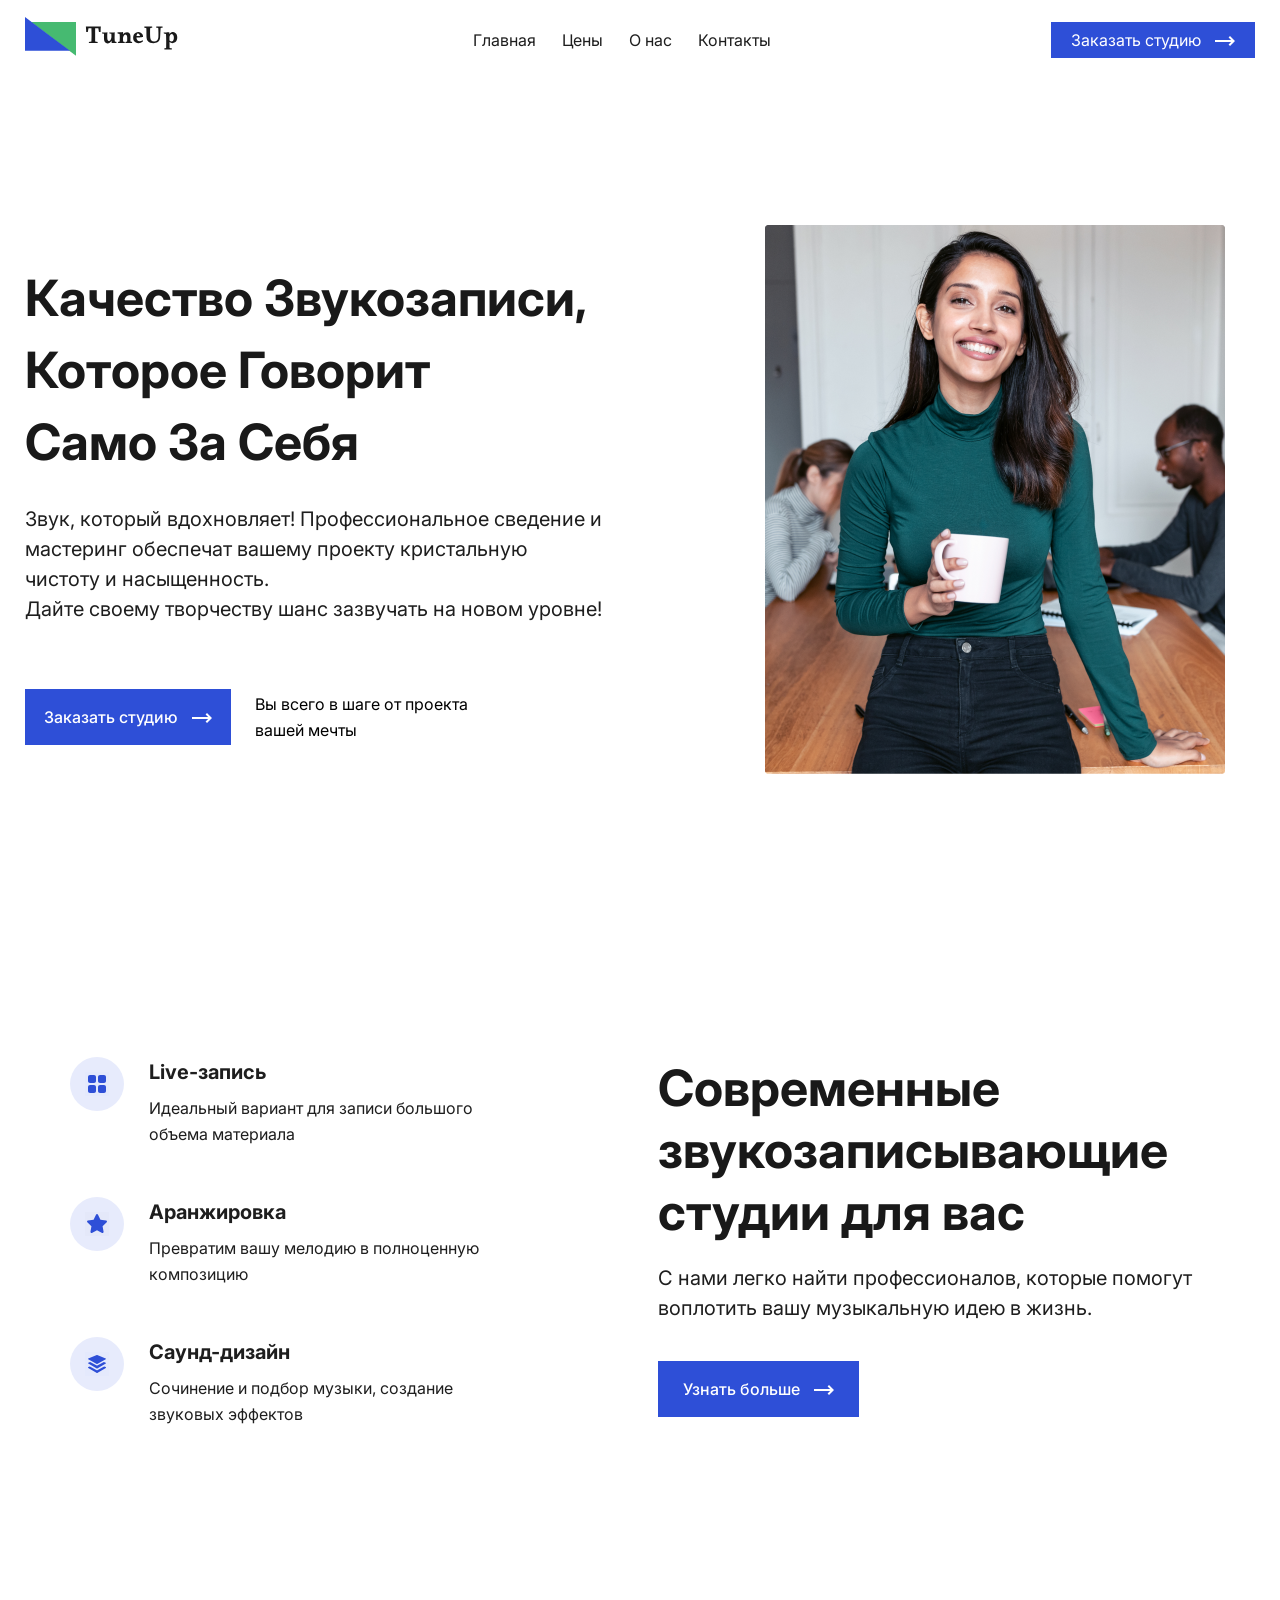
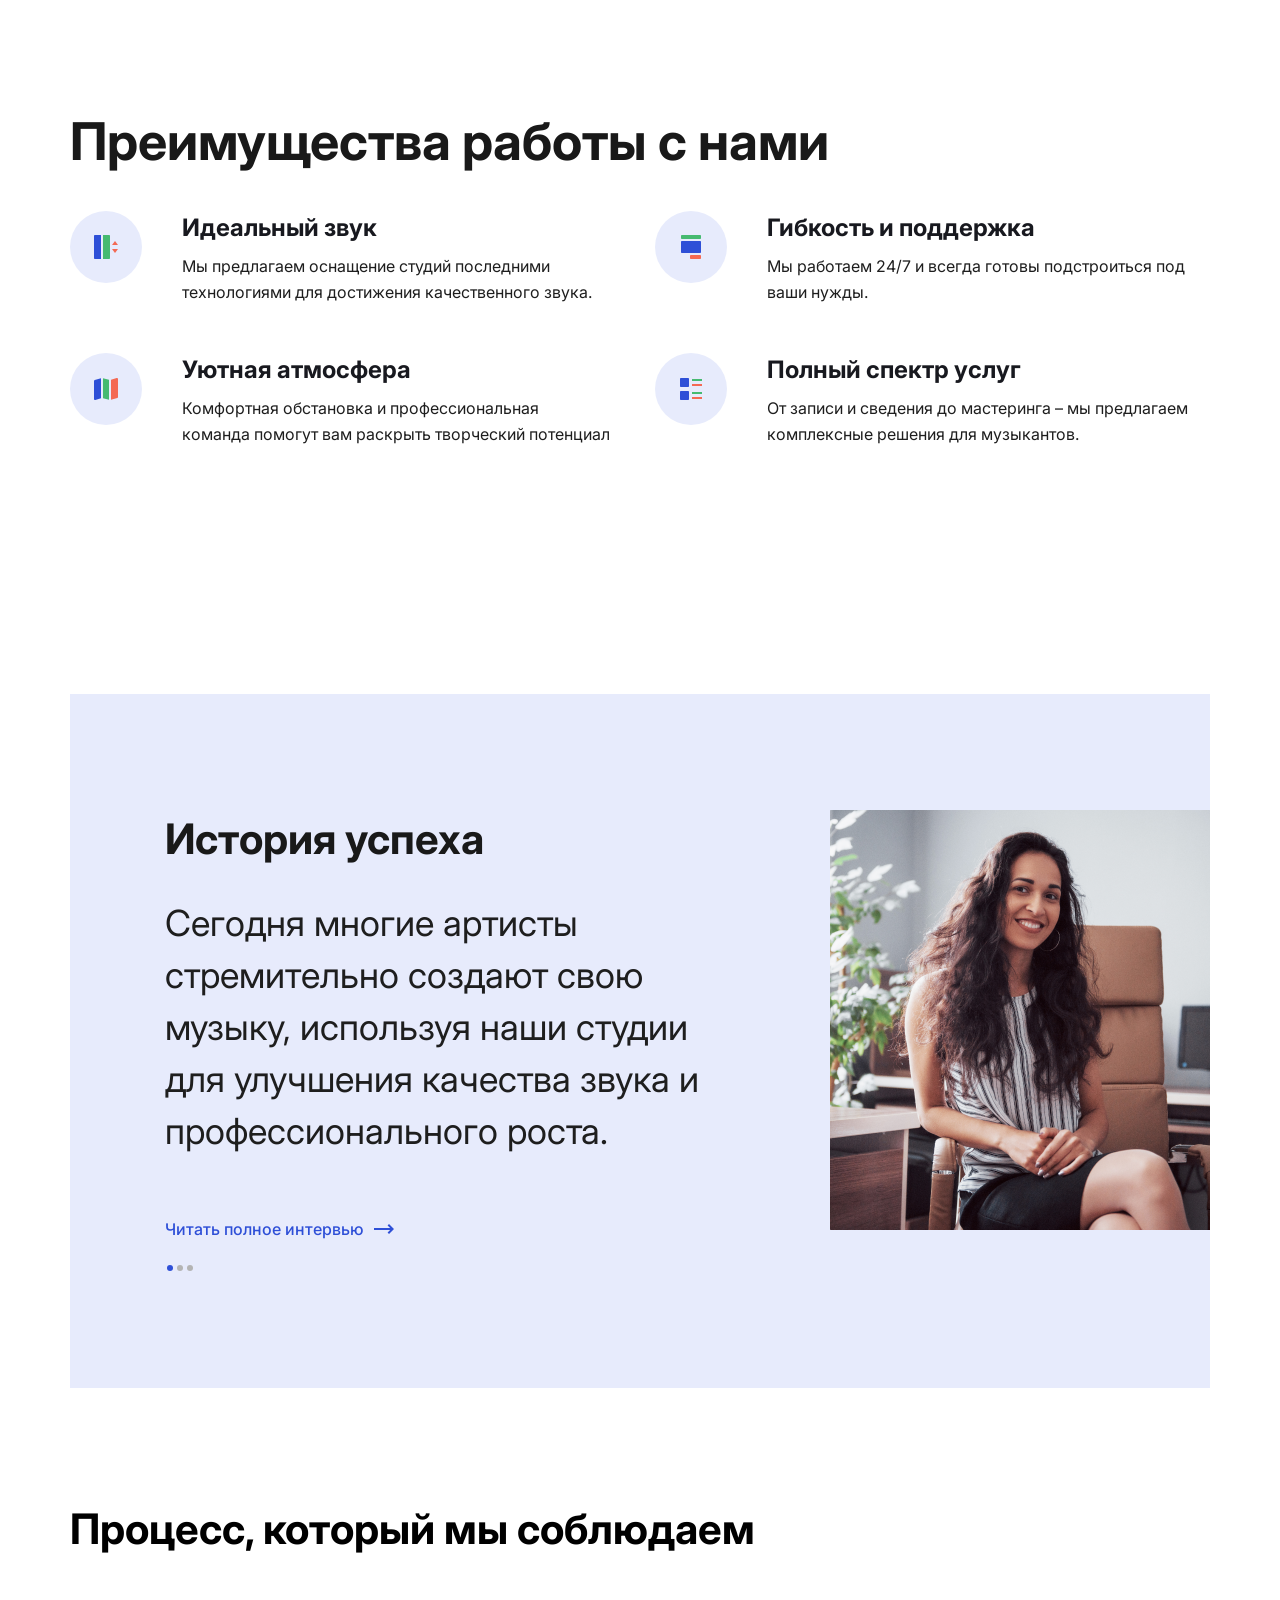
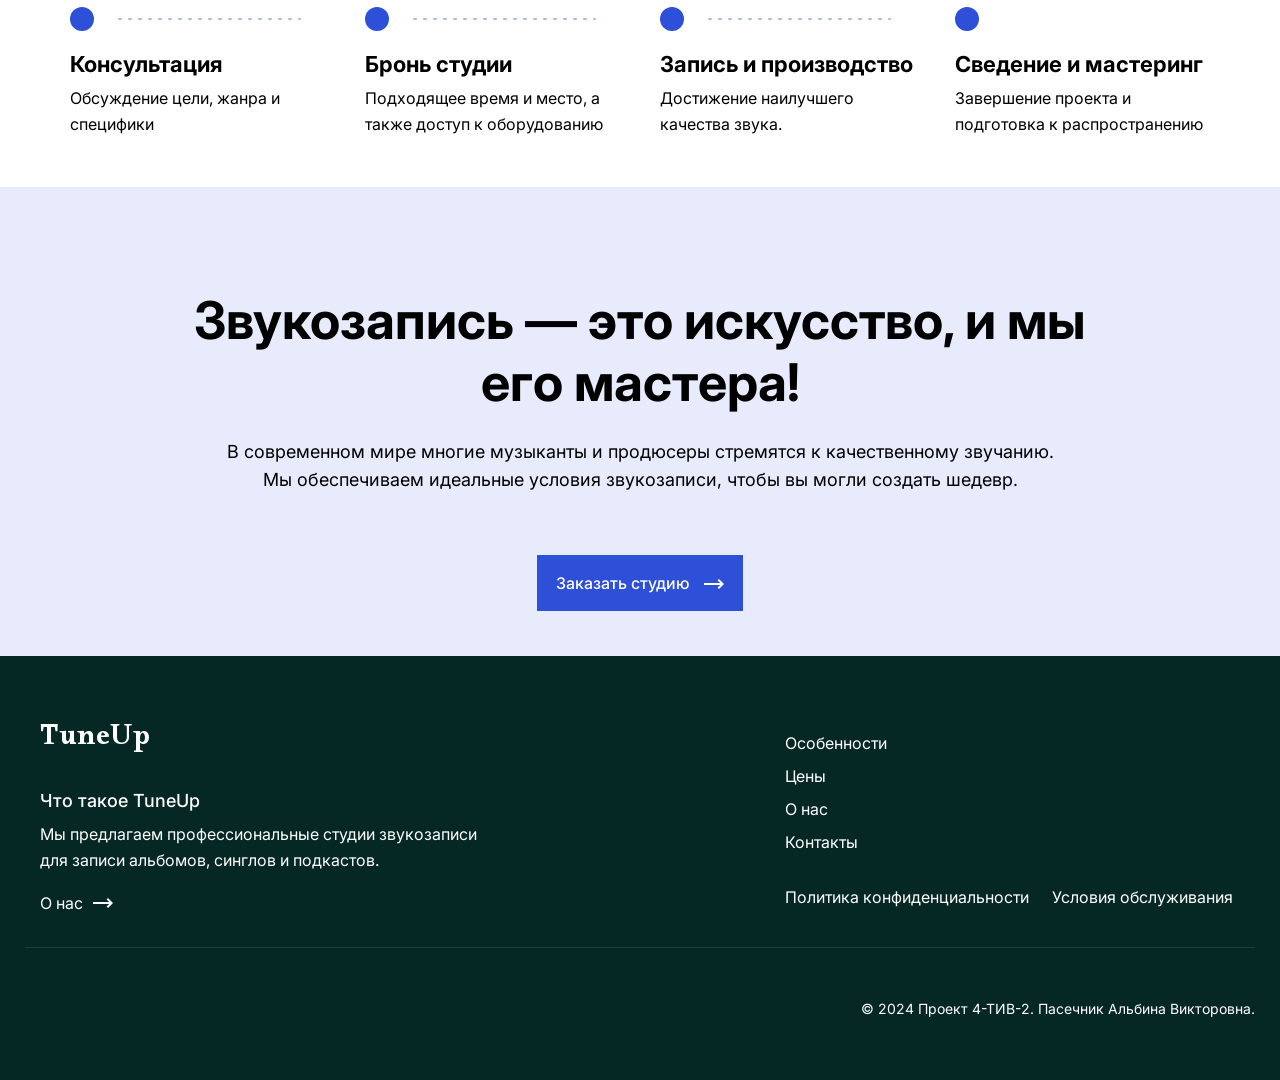
<file: index.html>
<!DOCTYPE html>
<html lang="ru">

<head>
    <meta charset="UTF-8">
    <meta name="viewport" content="width=device-with, initial-scale=1.0">
    <title>TuneUp - Современные звукозаписывающие студии</title>
    <link
        href="https://fonts.googleapis.com/css2?family=Inter:ital,opsz,wght@0,14..32,100..900;1,14..32,100..900&display=swap"
        rel="stylesheet">
    <link href="https://fonts.googleapis.com/css2?family=Alkalami&display=swap" rel="stylesheet">
    <link rel="stylesheet" href="css/reset.css">
    <link rel="stylesheet" href="css/slick.css">
    <link rel="stylesheet" href="css/style.css">

</head>

<body>
    <header id="header">
        <div class="container">
            <div class="header__top">
                <div class="logo">
                    <a href="index.html">
                        <img src="img/Logo.svg" alt="">
                    </a>
                </div>
                <nav class="menu">
                    <div class="menu__btn">
                        <span></span>
                    </div>
                    <ul class="menu__list">
                        <li><a href="index.html">Главная</a></li>
                        <li><a href="price.html">Цены</a></li>
                        <li><a href="about.html">О нас</a></li>
                        <li><a href="contacts.html">Контакты</a></li>
                    </ul>
                </nav>
                <div class="header-btn">
                    <a href="">Заказать студию</a>
                    <img src="img/long_right.svg" alt="">
                </div>
            </div>

            <div class="header__content">
                <div class="text-content">
                    <h1 class="header__content-title">Качество звукозаписи, <br /> которое говорит <br /> само за себя
                    </h1>
                    <p class="header__content-desc">Звук, который вдохновляет! Профессиональное сведение и мастеринг
                        обеспечат вашему проекту кристальную чистоту и насыщенность. <br /> Дайте своему творчеству шанс
                        зазвучать на новом уровне!</p>
                    <div class="btn-container">
                        <div class="header__content-btn">
                            <a href="">Заказать студию</a>
                            <img src="img/long_right.svg" alt="">
                        </div>
                        <p class="header__content-subdesc">Вы всего в шаге от проекта вашей мечты</p>
                    </div>
                </div>
                <div class="img-content">
                    <img src="img/Image main.png" alt="">
                </div>
            </div>
        </div>
    </header>
    <main>
        <section id="more">
            <div class="container">
                <div class="more__content">

                    <div class="more__content-list">
                        <div class="mc-item">
                            <div class="mc-icon">
                                <img src="img/live.svg" alt="">
                            </div>
                            <div class="mc-text">
                                <h3>Live-запись</h3>
                                <p>Идеальный вариант для записи большого объема материала</p>
                            </div>
                        </div>
                        <div class="mc-item">
                            <div class="mc-icon">
                                <img src="img/aranz.svg" alt="">
                            </div>
                            <div class="mc-text">
                                <h3>Аранжировка</h3>
                                <p>Превратим вашу мелодию в полноценную композицию </p>
                            </div>
                        </div>
                        <div class="mc-item">
                            <div class="mc-icon">
                                <img src="img/sound.svg" alt="">
                            </div>
                            <div class="mc-text">
                                <h3>Саунд-дизайн</h3>
                                <p>Сочинение и подбор музыки, создание звуковых эффектов</p>
                            </div>
                        </div>
                    </div>

                    <div class="mc-desc">
                        <h1>Современные звукозаписывающие студии для вас</h1>
                        <p>С нами легко найти профессионалов, которые помогут воплотить вашу музыкальную идею в жизнь.
                        </p>
                        <div class="mc-btn">
                            <a href="">Узнать больше</a>
                            <img src="img/long_right.svg" alt="">
                        </div>
                    </div>
                </div>
            </div>
        </section>
        <section id="features">
            <div class="container">
                <h1 class="features__title">Преимущества работы с нами</h1>
                <div class="features__container">
                    <div class="features-item">
                        <img src="img/Feature Icon with circle.svg" alt=""></img>
                        <div class="features-text">
                            <h3>Идеальный звук</h3>
                            <p>Мы предлагаем оснащение студий последними технологиями для достижения качественного
                                звука.
                            </p>
                        </div>
                    </div>
                    <div class="features-item">
                        <img src="img/Feature Icon with circle (2).svg" alt=""></img>
                        <div class="features-text">
                            <h3>Гибкость и поддержка</h3>
                            <p>Мы работаем 24/7 и всегда готовы подстроиться под ваши нужды.</p>
                        </div>
                    </div>
                    <div class="features-item">
                        <img src="img/Feature Icon with circle (1).svg" alt=""></img>
                        <div class="features-text">
                            <h3>Уютная атмосфера</h3>
                            <p>Комфортная обстановка и профессиональная команда помогут вам раскрыть творческий
                                потенциал
                            </p>
                        </div>
                    </div>
                    <div class="features-item">
                        <img src="img/Feature Icon with circle (3).svg" alt=""></img>
                        <div class="features-text">
                            <h3>Полный спектр услуг</h3>
                            <p>От записи и сведения до мастеринга – мы предлагаем комплексные решения для музыкантов.
                            </p>
                        </div>
                    </div>
                </div>
            </div>
        </section>
        <section id="case">
            <div class="container">
                <div class="case__content">
                    <div class="case-slider__item">
                        <div class="case-slider__item-content">
                            <div class="case-slider__item-info">
                                <h3 class="case-slider__title">История успеха</h3>
                                <p class="case-slider__text">Сегодня многие артисты стремительно создают свою музыку,
                                    используя наши студии для улучшения качества звука и профессионального роста.</p>
                                <div class="case-slider__link-box">
                                    <a href="" class="case-slider__link"> Читать полное интервью</a>
                                    <img class='case-slider__icon' src="img/long_right_blue.svg" alt="">
                                </div>
                            </div>
                            <div class="case-slider__item-photo">
                                <img src="img/case.png" alt="">
                            </div>
                        </div>
                    </div>
                    <div class="case-slider__item">
                        <div class="case-slider__item-content">
                            <div class="case-slider__item-info">
                                <h3 class="case-slider__title">История успеха</h3>
                                <p class="case-slider__text">Сегодня многие артисты стремительно создают свою музыку,
                                    используя наши студии для улучшения качества звука и профессионального роста.</p>
                                <div class="case-slider__link-box">
                                    <a href="" class="case-slider__link"> Читать полное интервью</a>
                                    <img src="img/long_right_blue.svg" alt="">
                                </div>
                            </div>
                            <div class="case-slider__item-photo">
                                <img src="img/case.png" alt="">
                            </div>
                        </div>
                    </div>
                    <div class="case-slider__item">
                        <div class="case-slider__item-content">
                            <div class="case-slider__item-info">
                                <h3 class="case-slider__title">История успеха</h3>
                                <p class="case-slider__text">Сегодня многие артисты стремительно создают свою музыку,
                                    используя наши студии для улучшения качества звука и профессионального роста.</p>
                                <div class="case-slider__link-box">
                                    <a href="" class="case-slider__link"> Читать полное интервью</a>
                                    <img src="img/long_right_blue.svg" alt="">
                                </div>
                            </div>
                            <div class="case-slider__item-photo">
                                <img src="img/case.png" alt="">
                            </div>
                        </div>
                    </div>
                </div>
            </div>
        </section>
        <section id="process">
            <div class="container">
                <h3 class="process__title">Процесс, который мы соблюдаем</h3>
                <div class="process__steps">
                    <div class="process__steps-item">
                        <div class="indicate">
                            <img src="img/Circle.svg" alt="">
                            <img class='ind-line' src="img/Line Indicator.svg" alt="">
                        </div>
                        <h3>Консультация</h3>
                        <p>Обсуждение цели, жанра и специфики</p>
                    </div>
                    <div class="process__steps-item">
                        <div class="indicate">
                            <img src="img/Circle.svg" alt="">
                            <img class='ind-line' src="img/Line Indicator.svg" alt="">
                        </div>
                        <h3>Бронь студии</h3>
                        <p>Подходящее время и место, а также доступ к оборудованию</p>
                    </div>
                    <div class="process__steps-item">
                        <div class="indicate">
                            <img src="img/Circle.svg" alt="">
                            <img class='ind-line' src="img/Line Indicator.svg" alt="">
                        </div>
                        <h3>Запись и производство</h3>
                        <p>Достижение наилучшего качества звука.</p>
                    </div>
                    <div class="process__steps-item">
                        <div class="indicate">
                            <img src="img/Circle.svg" alt="">
                        </div>
                        <h3>Сведение и мастеринг</h3>
                        <p>Завершение проекта и подготовка к распространению</p>
                    </div>
                </div>
            </div>
        </section>
        <section id="CTA">
            <div class="container">
                <div class="CTA__content">
                    <h3 class="CTA__title">Звукозапись — это искусство,
                        и мы его мастера! </h3>
                    <p class="CTA__info">В современном мире многие музыканты и продюсеры стремятся к качественному
                        звучанию. </br>Мы обеспечиваем идеальные условия звукозаписи, чтобы вы могли создать шедевр.</p>
                    <div class="CTA__btn">
                        <a href="">Заказать студию</a>
                        <img src="img/long_right.svg" alt="">
                    </div>
                </div>
            </div>
        </section>
    </main>
    <footer id="footer">
        <div class="container">
            <div class="footer-box">
                <div class="footer__column footer__info">
                    <div class="footer__logo">TuneUp </div>
                    <div class="footer__text">
                        <h3>Что такое TuneUp </h3>
                        <p>Мы предлагаем профессиональные студии звукозаписи для записи альбомов, синглов и подкастов.
                        </p>
                    </div>
                    <div class="footer__link">
                        <a href="about.html">
                            <p>О нас</p>
                        </a>
                        <img src="img/long_right.svg" alt="">

                    </div>
                </div>
                <div class="footer__column">
                    <div class="footer-list">
                        <ul>
                            <li><a href="#">Особенности</a></li>
                            <li><a href="price.html">Цены</a></li>
                            <li><a href="about.html">О нас</a></li>
                            <li><a href="contacts.html">Контакты </a></li>
                        </ul>
                    </div>
                    <div class="footer__legal">
                        <p class="footer-legal">Политика конфиденциальности</p>
                        <p>Условия обслуживания</p>
                    </div>
                </div>
            </div>
            <div class="down">
                © 2024 Проект 4-ТИВ-2. Пасечник Альбина Викторовна.
            </div>
        </div>
    </footer>
        <script src="https://ajax.googleapis.com/ajax/libs/jquery/3.6.4/jquery.min.js"></script>
        <script src="js/slick.min.js"></script>
        <script src="js/main.js"></script>
</body>

</html>
</file>
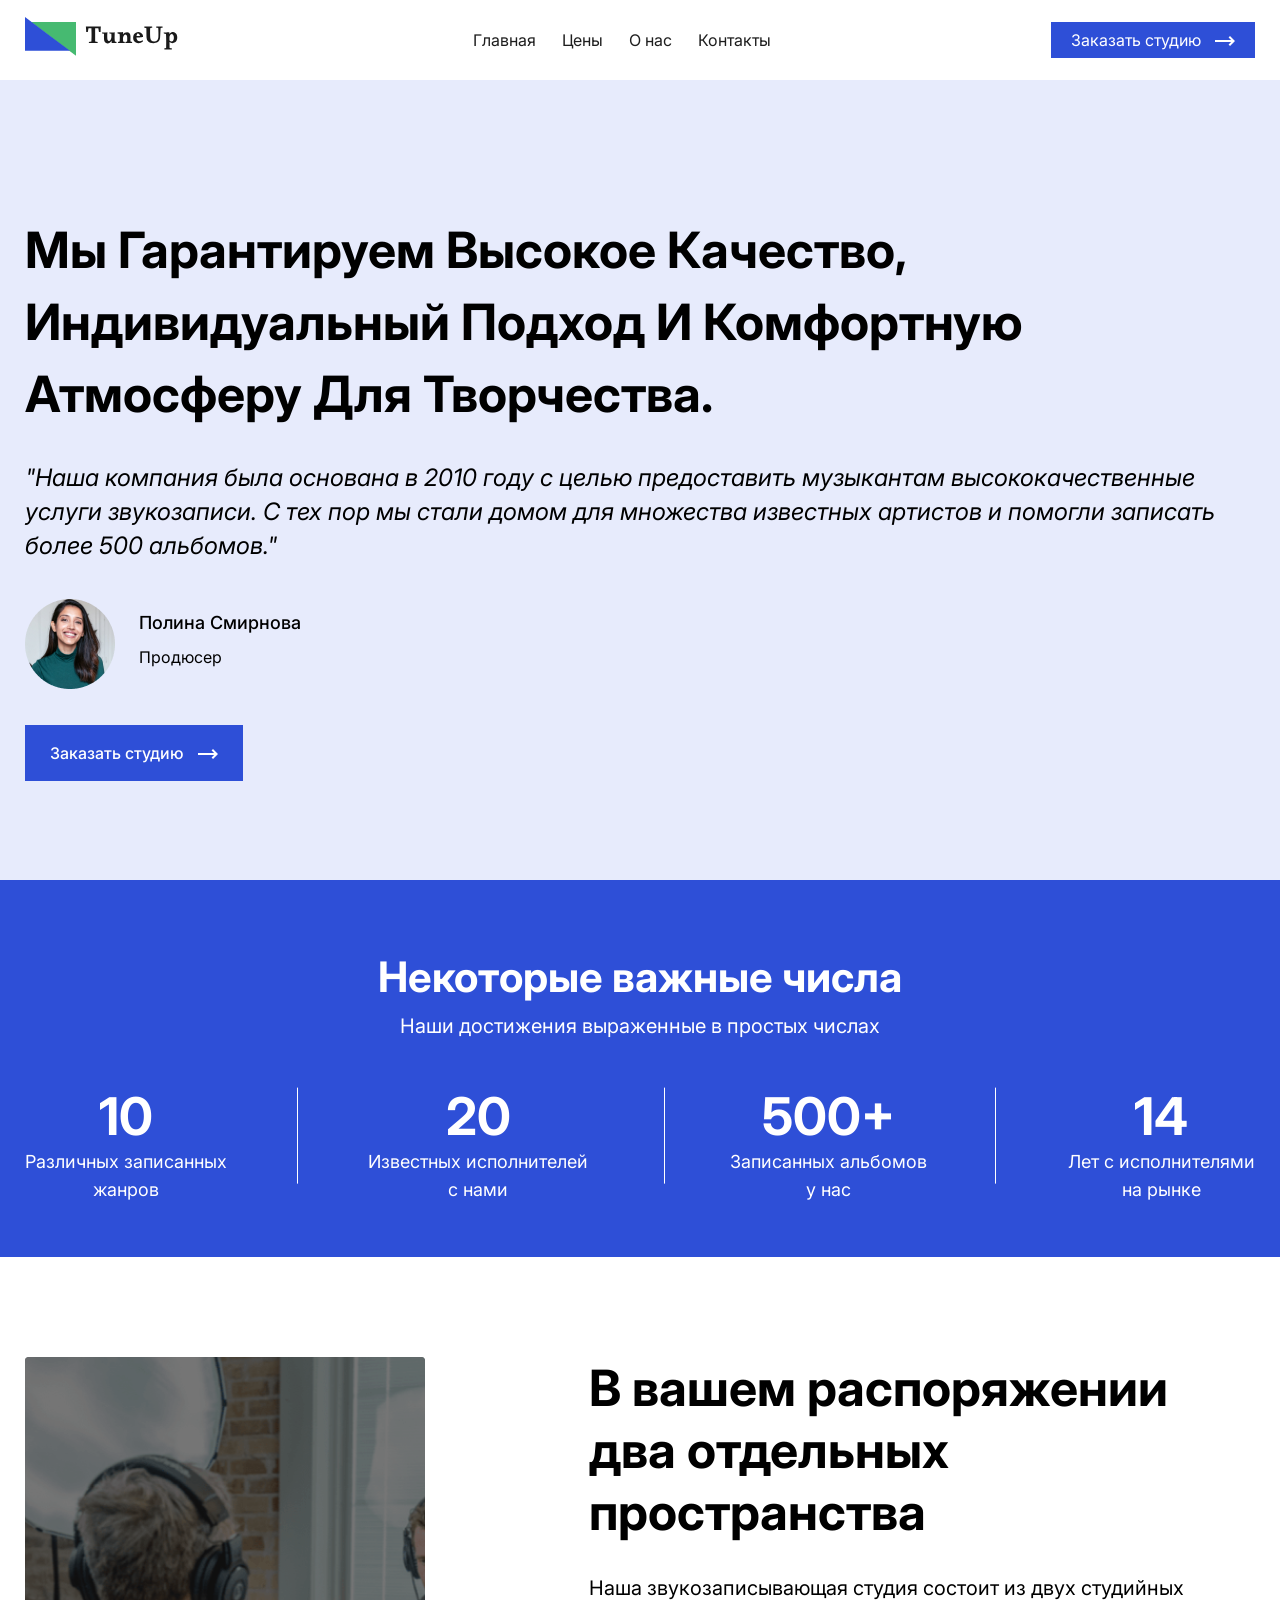
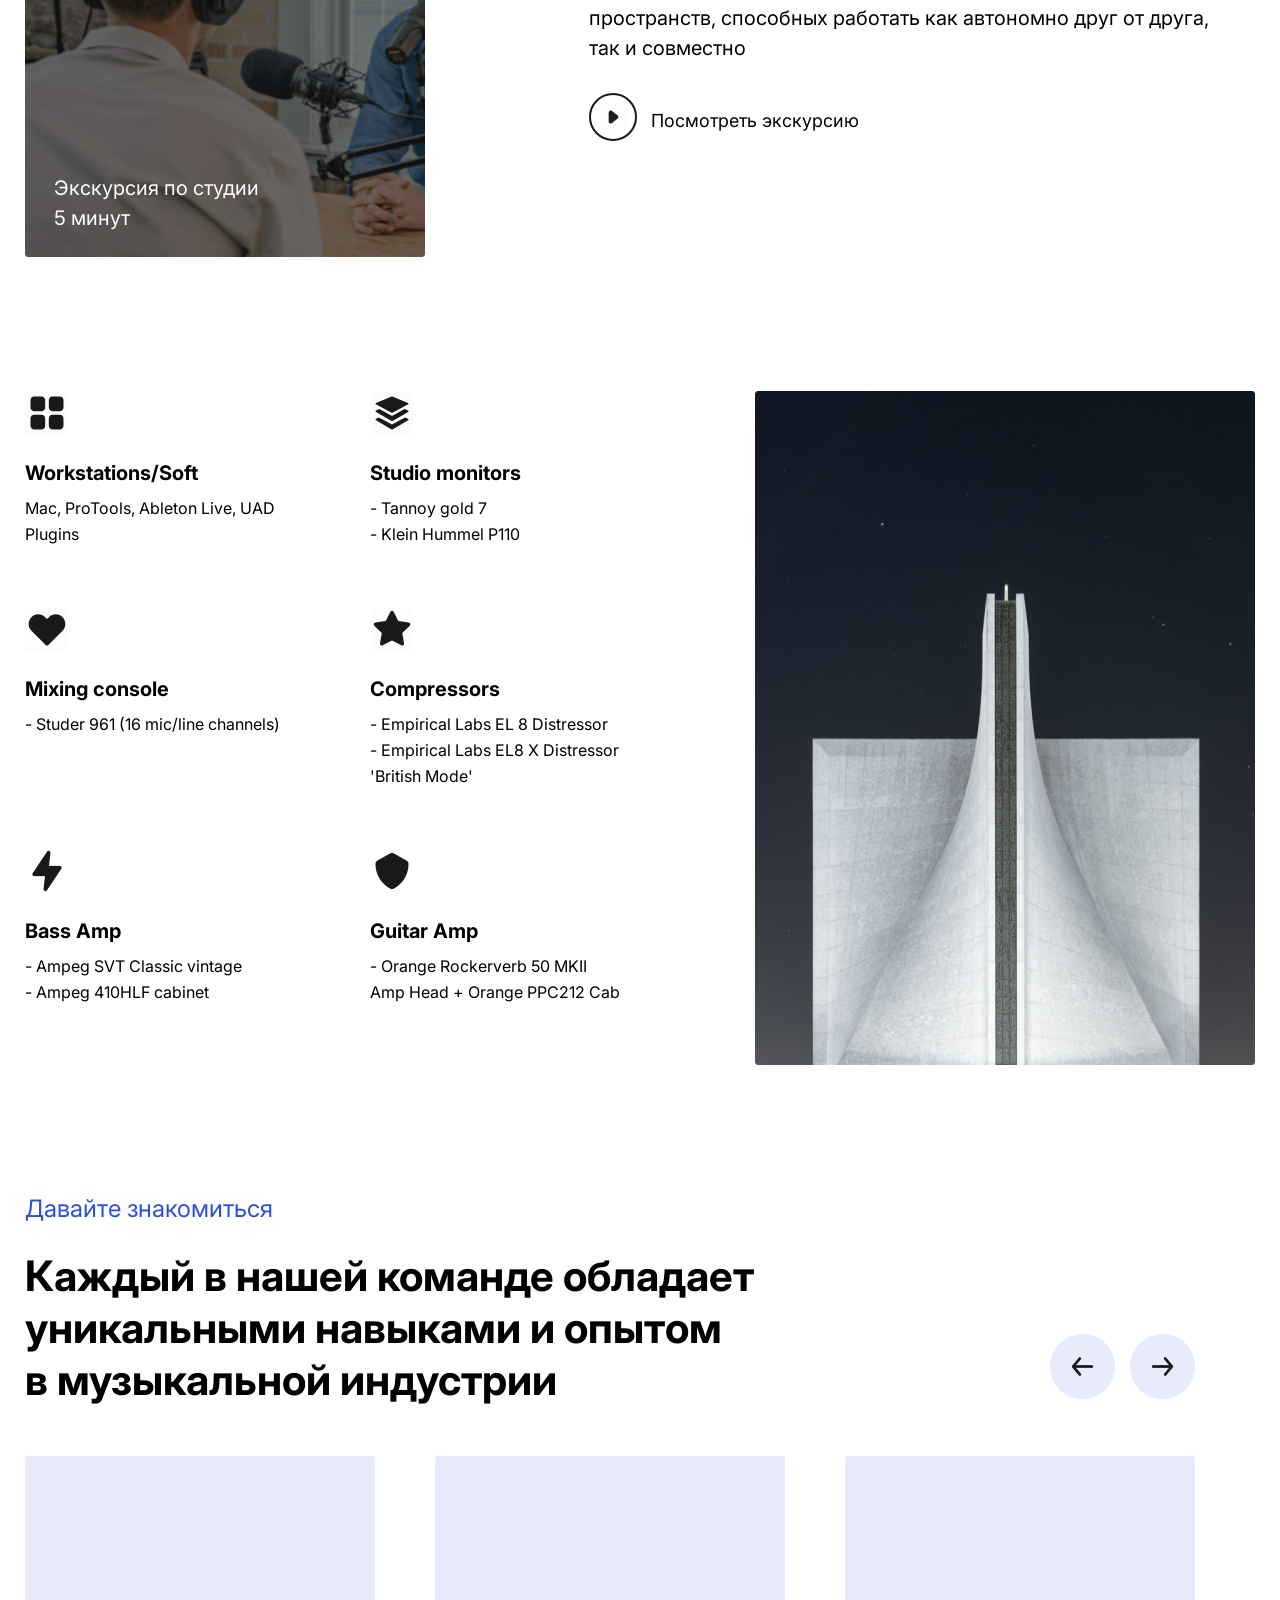
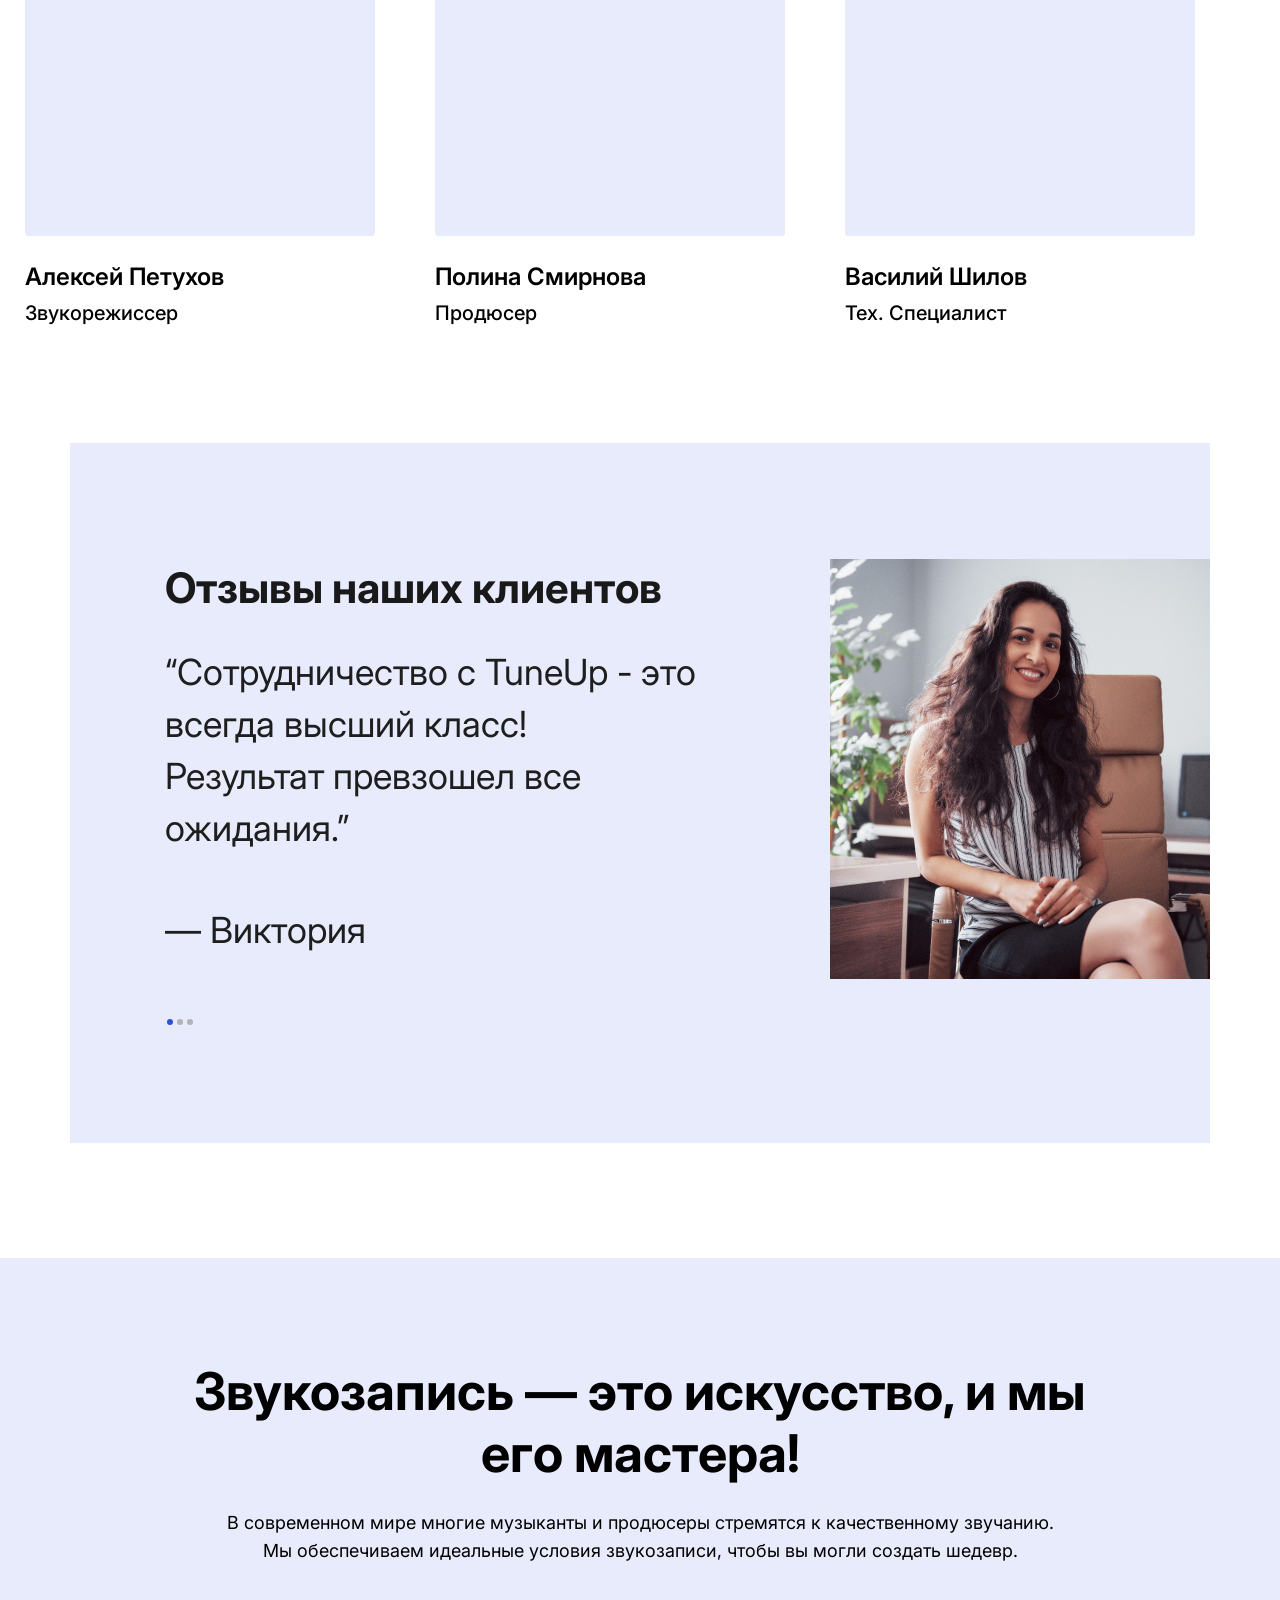
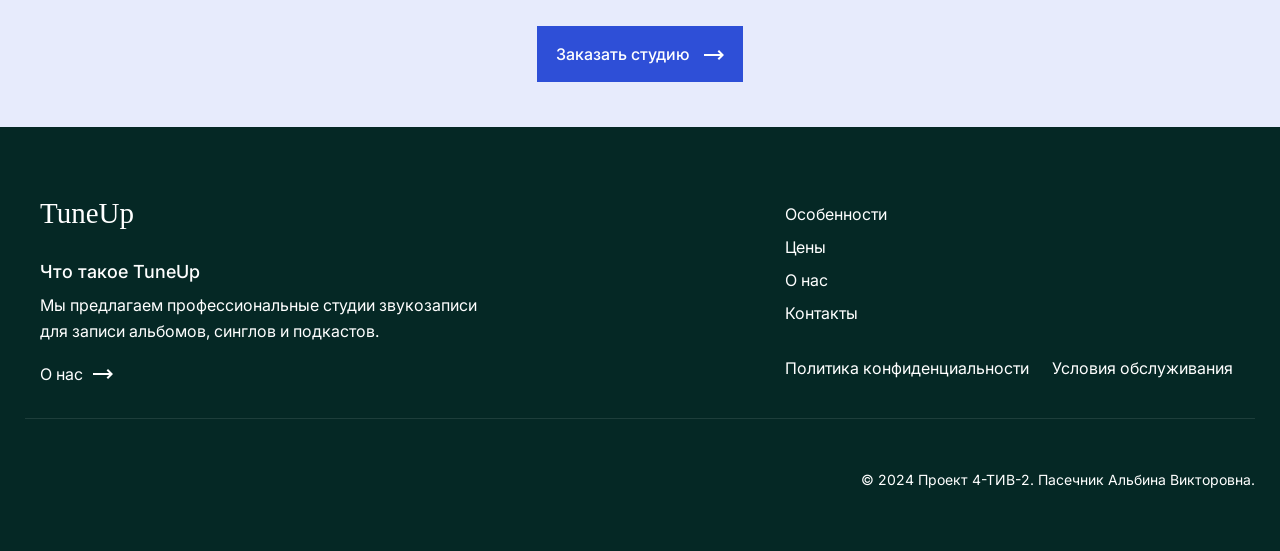
<file: about.html>
<!DOCTYPE html>
<html lang="ru">

<head>
    <meta charset="UTF-8">
    <meta name="viewport" content="width=device-with, initial-scale=1.0, user-scalable=0">
    <title>TuneUp - О нас</title>
    <link rel="stylesheet" href="css/reset.css">
    <link rel="stylesheet" href="css/slick.css">
    <link rel="stylesheet" href="css/style.css">
    <link rel="preconnect" href="https://fonts.googleapis.com">
    <link rel="preconnect" href="https://fonts.gstatic.com" crossorigin>
    <link
        href="https://fonts.googleapis.com/css2?family=Inter:ital,opsz,wght@0,14..32,100..900;1,14..32,100..900&display=swap"
        rel="stylesheet">
</head>

<body>
    <header id="header">
        <div class="container">
            <div class="header__top">
                <div class="logo">
                    <a href="index.html">
                        <img src="img/Logo.svg" alt="">
                    </a>
                </div>
                <nav class="menu">
                    <div class="menu__btn">
                        <span></span>
                    </div>
                    <ul class="menu__list">
                        <li><a href="index.html">Главная</a></li>
                        <li><a href="price.html">Цены</a></li>
                        <li><a href="about.html">О нас</a></li>
                        <li><a href="contacts.html">Контакты</a></li>
                    </ul>
                </nav>
                <div class="header-btn">
                    <a href="">Заказать студию</a>
                    <img src="img/long_right.svg" alt="">
                </div>
            </div>
        </div>
    </header>
    <section id="about__info">
        <div class="container">
            <div class="about__info-content">
                <h1 class="about__info-title">Мы гарантируем высокое качество, индивидуальный подход и комфортную
                    атмосферу для творчества.</h1>
                <p class="about__info-text">"Наша компания была основана в 2010 году с целью предоставить музыкантам
                    высококачественные услуги звукозаписи. С тех пор мы стали домом для множества известных артистов и
                    помогли записать более 500 альбомов."</p>
                <div class="about__info-signature">
                    <img src="img/Rectangle 379.png" alt="">
                    <div>
                        <div class="about__info-signature-name">Полина Смирнова</div>
                        <div class="about__info-signature-job">Продюсер</div>
                    </div>
                </div>
                <div class="about__info-btn">
                    <a href="#">Заказать студию</a>
                    <img src="img/long_right.svg" alt="">
                </div>
            </div>
        </div>
    </section>
    <section id="numbers">
        <div class="container">
            <div class="numbers__content">
                <h1>Некоторые важные числа</h1>
                <p class="numbers__content-text">Наши достижения выраженные в простых числах</p>
                <div class="numbers__goals">
                    <div class="numbers__goals-item">
                        <h2>10</h2>
                        <p>Различных записанных <br />жанров</p>
                    </div>
                    <div class="numbers__goals-item">
                        <h2>20</h2>
                        <p>Известных исполнителей <br />с нами</p>
                    </div>
                    <div class="numbers__goals-item">
                        <h2>500+</h2>
                        <p>Записанных альбомов <br /> у нас</p>
                    </div>
                    <div class="numbers__goals-item">
                        <h2>14</h2>
                        <p>Лет с исполнителями <br /> на рынке</p>
                    </div>
                </div>
            </div>
        </div>
    </section>
    <section id="tour">
        <div class="container">
            <div class="tour__content">
                <div class="tour__img">
                    <img src="img/Group 15.png" alt="">
                    <p>Экскурсия по студии 5 минут</p>
                </div>
                <div class="tour__text">
                    <h1>В вашем распоряжении два отдельных пространства</h1>
                    <p>Наша звукозаписывающая студия состоит из двух студийных пространств, способных работать как
                        автономно друг от друга, так и совместно</p>
                    <div class="tour__text-btn">
                        <a href="#">
                            <img src="img/Group 21.svg" alt="">
                        </a>
                        <a href="#">
                            <div class="tour__text-btn-a">Посмотреть экскурсию</div>
                        </a>
                    </div>
                </div>
            </div>
        </div>
    </section>
    <section id="tools">
        <div class="container">
            <div class="tools__container">
                <div class="tools__table">
                    <div class="tools__table-item">
                        <div class="tools__table-icon"><img src="img/Grid.svg" alt=""></div>
                        <div class="tools__table-title">Workstations/Soft</div>
                        <div class="tools__table-text">Mac, ProTools, Ableton Live, UAD Plugins</div>
                    </div>
                    <div class="tools__table-item">
                        <div class="tools__table-icon"><img src="img/Grid2.svg" alt=""></div>
                        <div class="tools__table-title">Studio monitors</div>
                        <div class="tools__table-text">- Tannoy gold 7<br />- Klein Hummel P110</div>
                    </div>
                    <div class="tools__table-item">
                        <div class="tools__table-icon"><img src="img/heart.svg" alt=""></div>
                        <div class="tools__table-title">Mixing console</div>
                        <div class="tools__table-text">- Studer 961 (16 mic/line channels)</div>
                    </div>
                    <div class="tools__table-item">
                        <div class="tools__table-icon"><img src="img/star.svg" alt=""></div>
                        <div class="tools__table-title">Compressors</div>
                        <div class="tools__table-text">- Empirical Labs EL 8 Distressor<br />- Empirical Labs EL8 X
                            Distressor 'British Mode'</div>
                    </div>
                    <div class="tools__table-item">
                        <div class="tools__table-icon"><img src="img/flash.png" alt=""></div>
                        <div class="tools__table-title">Bass Amp</div>
                        <div class="tools__table-text">- Ampeg SVT Classic vintage<br />- Ampeg 410HLF cabinet</div>
                    </div>
                    <div class="tools__table-item">
                        <div class="tools__table-icon"><img src="img/shield.png" alt=""></div>
                        <div class="tools__table-title">Guitar Amp</div>
                        <div class="tools__table-text">- Orange Rockerverb 50 MKII Amp Head + Orange PPC212 Cab</div>
                    </div>
                </div>
                <img class="tools-img" src="img/Rectangle.png" alt="">
            </div>
        </div>
    </section>
    <section id="command">
        <div class="container">
            <div class="command__content">
                <div class="">
                    <div class="command__content-sub">Давайте знакомиться</div>
                    <h1>Каждый в нашей команде обладает уникальными навыками и опытом<br /> в музыкальной индустрии</h1>
                </div>
                <div class="command__arrows">
                    <div class="command-prev"><img src="img/Group 2.png" alt=""></div>
                    <div class="command-next"><img src="img/Group.png" alt=""></div>
                </div>
            </div>
            <div class="command__slider">
                <div class="command__slider__item">
                    <img src="img/photo.png" alt="">
                    <div class="command__slider__item-name">Алексей Петухов</div>
                    <div class="command__slider__item-job">Звукорежиссер</div>
                </div>
                <div class="command__slider__item">
                    <img src="img/photo.png" alt="">
                    <div class="command__slider__item-name">Полина Смирнова</div>
                    <div class="command__slider__item-job">Продюсер</div>
                </div>
                <div class="command__slider__item">
                    <img src="img/photo.png" alt="">
                    <div class="command__slider__item-name">Василий Шилов</div>
                    <div class="command__slider__item-job">Тех. Специалист</div>
                </div>
                <div class="command__slider__item">
                    <img src="img/photo.png" alt="">
                    <div class="command__slider__item-name">Алексей Петухов</div>
                    <div class="command__slider__item-job">Звукорежиссер</div>
                </div>
                <div class="command__slider__item">
                    <img src="img/photo.png" alt="">
                    <div class="command__slider__item-name">Полина Смирнова</div>
                    <div class="command__slider__item-job">Продюсер</div>
                </div>
                <div class="command__slider__item">
                    <img src="img/photo.png" alt="">
                    <div class="command__slider__item-name">Василий Шилов</div>
                    <div class="command__slider__item-job">Тех. Специалист</div>
                </div>
            </div>
        </div>
    </section>
    <section id="review">
        <div class="container">
            <div class="review__content">
                <div class="review-slider__item">
                    <div class="review-slider__item-content">
                        <div class="review-slider__item-info">
                            <h3 class="review-slider__title">Отзывы наших клиентов</h3>
                            <p class="review-slider__text">“Сотрудничество с TuneUp - это всегда высший класс! <br /> Результат превзошел все ожидания.”</p>
                            <p class="review-slider__text-name">— Виктория</p>
                        </div>
                        <div class="review-slider__item-photo">
                            <img src="img/case.png" alt="">
                        </div>
                    </div>
                </div>
                <div class="review-slider__item">
                    <div class="review-slider__item-content">
                        <div class="review-slider__item-info">
                            <h3 class="review-slider__title">Отзывы наших клиентов</h3>
                            <p class="review-slider__text">“Сотрудничество с TuneUp - это всегда высший класс! <br /> Результат превзошел все ожидания.”</p>
                            <p class="review-slider__text-name">— Виктория</p>
                        </div>
                        <div class="review-slider__item-photo">
                            <img src="img/case.png" alt="">
                        </div>
                    </div>
                </div>
                <div class="review-slider__item">
                    <div class="review-slider__item-content">
                        <div class="review-slider__item-info">
                            <h3 class="review-slider__title">Отзывы наших клиентов</h3>
                            <p class="review-slider__text">“Сотрудничество с TuneUp - это всегда высший класс! <br /> Результат превзошел все ожидания.”</p>
                            <p class="review-slider__text-name">— Виктория</p>
                        </div>
                        <div class="review-slider__item-photo">
                            <img src="img/case.png" alt="">
                        </div>
                    </div>
                </div>
            </div>
        </div>
    </section>
    <section id="CTA">
        <div class="container">
            <div class="CTA__content">
                <h3 class="CTA__title">Звукозапись — это искусство,
                    и мы его мастера! </h3>
                <p class="CTA__info">В современном мире многие музыканты и продюсеры стремятся к качественному
                    звучанию. </br>Мы обеспечиваем идеальные условия звукозаписи, чтобы вы могли создать шедевр.</p>
                <div class="CTA__btn">
                    <a href="">Заказать студию</a>
                    <img src="img/long_right.svg" alt="">
                </div>
            </div>
        </div>
    </section>
    </main>
    <footer id="footer">
        <div class="container">
            <div class="footer-box">
                <div class="footer__column footer__info">
                    <div class="footer__logo">TuneUp </div>
                    <div class="footer__text">
                        <h3>Что такое TuneUp </h3>
                        <p>Мы предлагаем профессиональные студии звукозаписи для записи альбомов, синглов и подкастов.
                        </p>
                    </div>
                    <div class="footer__link">
                        <a href="about.html">
                            <p>О нас</p>
                        </a>
                        <img src="img/long_right.svg" alt="">

                    </div>
                </div>
                <div class="footer__column">
                    <div class="footer-list">
                        <ul>
                            <li><a href="#">Особенности</a></li>
                            <li><a href="price.html">Цены</a></li>
                            <li><a href="about.html">О нас</a></li>
                            <li><a href="contacts.html">Контакты </a></li>
                        </ul>
                    </div>
                    <div class="footer__legal">
                        <p class="footer-legal">Политика конфиденциальности</p>
                        <p>Условия обслуживания</p>
                    </div>
                </div>
            </div>
            <div class="down">
                © 2024 Проект 4-ТИВ-2. Пасечник Альбина Викторовна.
            </div>
        </div>
    </footer>

    <script src="https://ajax.googleapis.com/ajax/libs/jquery/3.6.4/jquery.min.js"></script>
    <script src="js/slick.min.js"></script>
    <script src="js/about.js"></script>
    <script src="js/main.js"></script>
</body>

</html>
</file>
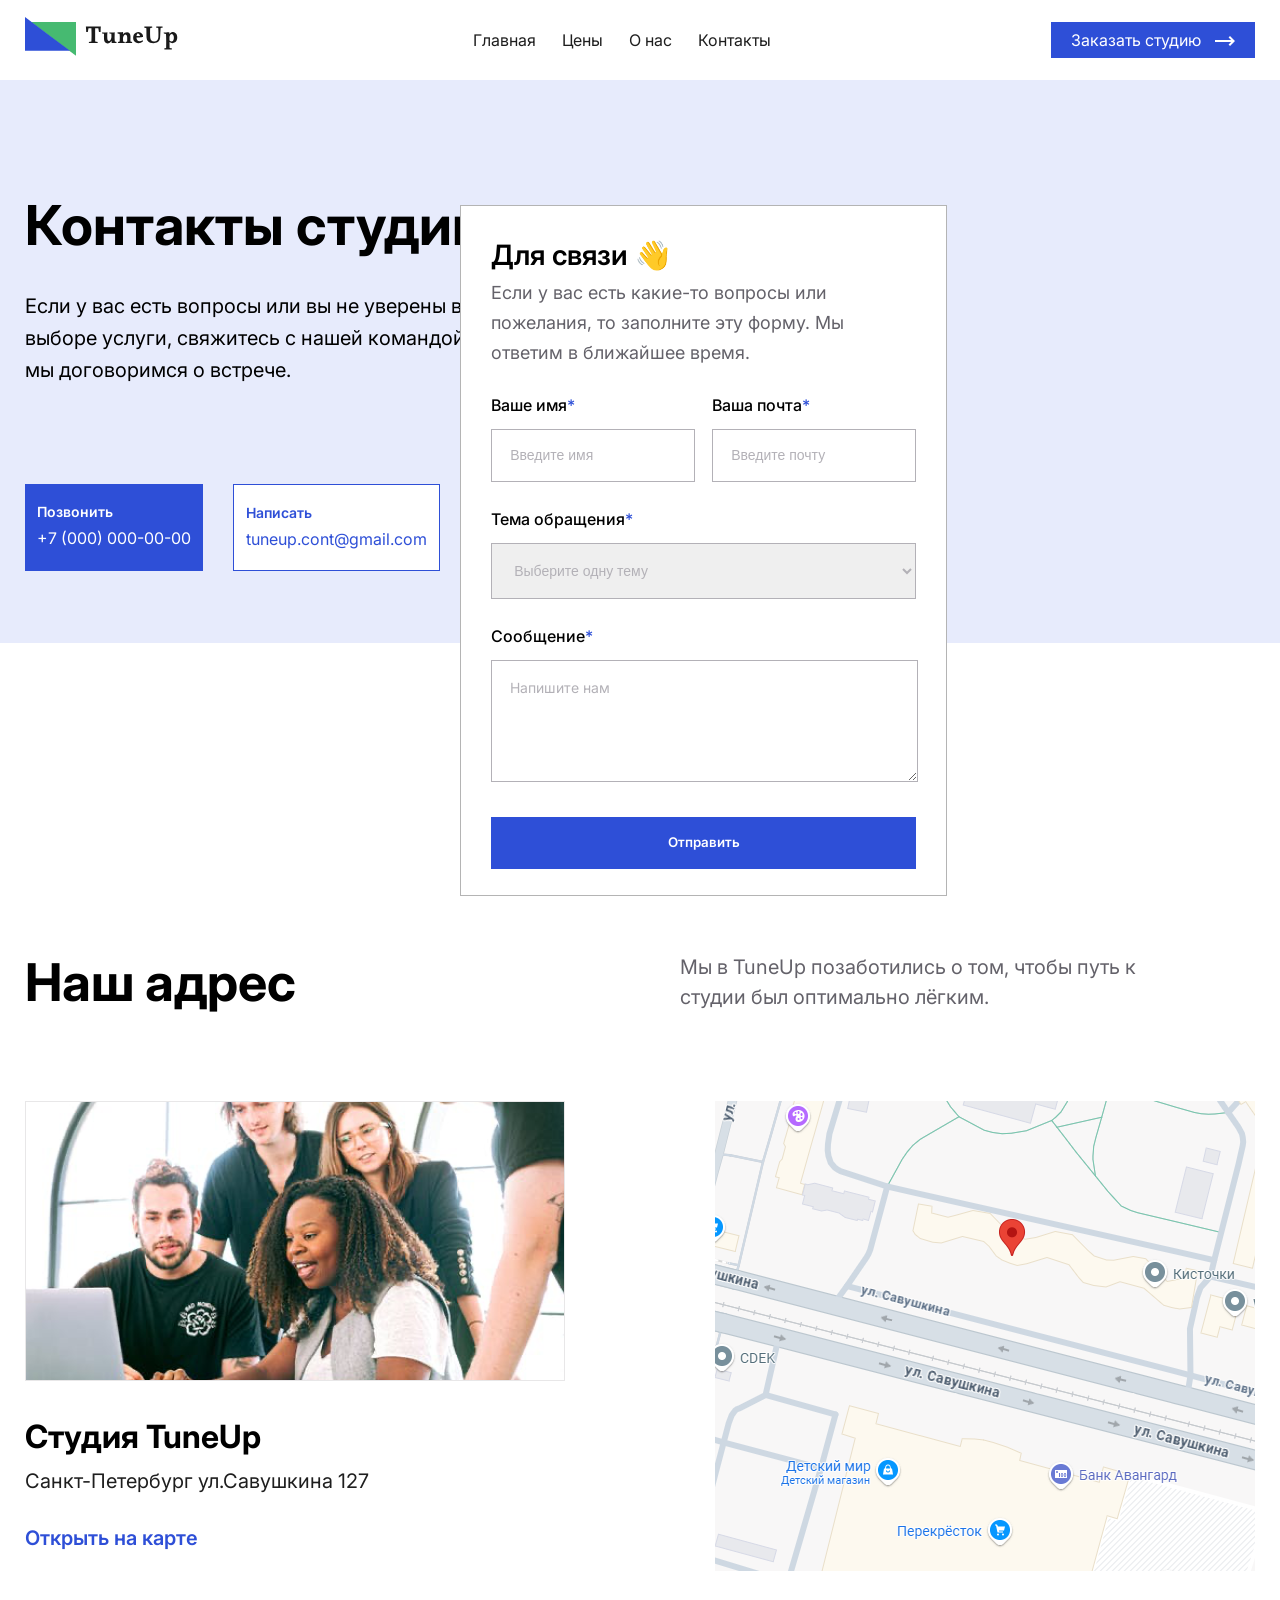
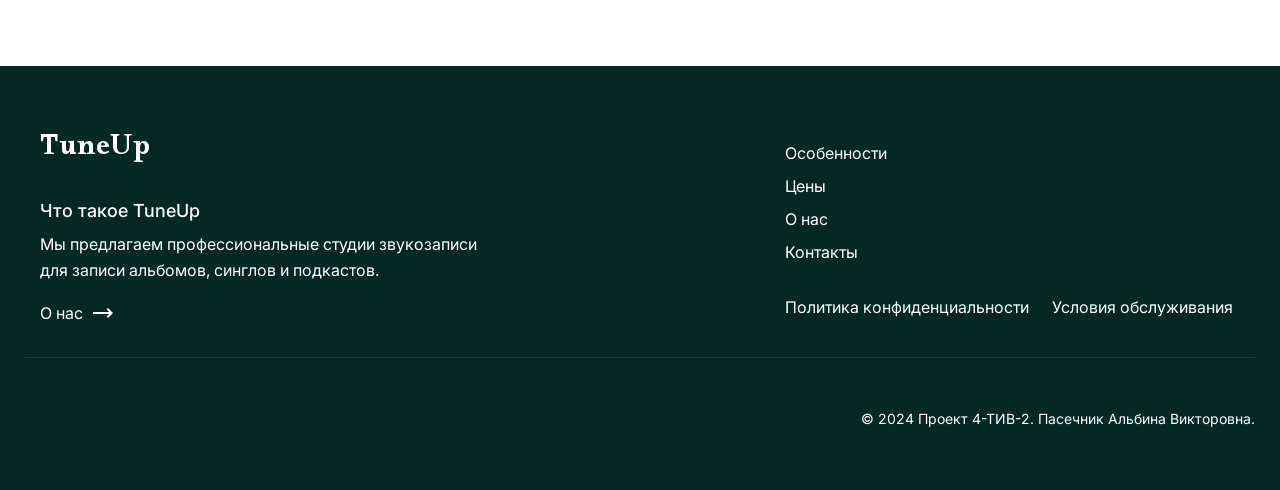
<file: contacts.html>
<!DOCTYPE html>
<html lang="ru">

<head>
    <meta charset="UTF-8">
    <meta name="viewport" content="width=device-with, initial-scale=1.0">
    <title>TuneUp - Современные звукозаписывающие студии</title>
    <link
        href="https://fonts.googleapis.com/css2?family=Inter:ital,opsz,wght@0,14..32,100..900;1,14..32,100..900&display=swap"
        rel="stylesheet">
    <link href="https://fonts.googleapis.com/css2?family=Alkalami&display=swap" rel="stylesheet">
    <link rel="stylesheet" href="css/reset.css">
    <link rel="stylesheet" href="css/slick.css">
    <link rel="stylesheet" href="css/style.css">

</head>

<body>
    <header id="header">
        <div class="container">
            <div class="header__top">
                <div class="logo">
                    <a href="index.html">
                        <img src="img/Logo.svg" alt="">
                    </a>
                </div>
                <nav class="menu">
                    <div class="menu__btn">
                        <span></span>
                    </div>
                    <ul class="menu__list">
                        <li><a href="index.html">Главная</a></li>
                        <li><a href="price.html">Цены</a></li>
                        <li><a href="about.html">О нас</a></li>
                        <li><a href="#">Контакты</a></li>
                    </ul>
                </nav>
                <div class="header-btn">
                    <a href="">Заказать студию</a>
                    <img src="img/long_right.svg" alt="">
                </div>
            </div>
        </div>
    </header>
    <section id="Tune-contacts">
        <div class="container">
            <div class="Tune-contacts__content">
                <h1>Контакты студии</h1>
                <p>Если у вас есть вопросы или вы не уверены в выборе услуги, свяжитесь с нашей командой, и мы
                    договоримся о встрече.</p>
                <div class="Tune-contacts-btns">
                    <a href="tel:+70000000000" class="btn__one">
                        <div class="btn__one-text">Позвонить</div>+7 (000) 000-00-00
                    </a>
                    <a href="mailto:tuneup.cont@gmail.com" class="btn__two">
                        <div class="btn__two-text">Написать</div>tuneup.cont@gmail.com
                    </a>
                </div>
            </div>
        </div>

        <div class="contacts__form">
            <div class="contacts__form__content">
                <h2>Для связи 👋</h2>
                <p>Если у вас есть какие-то вопросы или пожелания, то заполните эту форму. Мы ответим в ближайшее время.
                </p>
                <form id="contact-form">
                    <div class="contacts_form-text">
                        <div class="contacts_form-text-name">
                            <h3>Ваше имя <div class="form-dot">*</div>
                            </h3>
                            <input type="text" placeholder="Введите имя" required>
                        </div>
                        <div class="contacts_form-text-mail">
                            <h3>Ваша почта<div class="form-dot">*</div>
                            </h3>
                            <input type="email" placeholder="Введите почту" required>
                        </div>
                    </div>
                    <div class="contacts_form-group">
                        <h3>Тема обращения<div class="form-dot">*</div>
                        </h3>
                        <select>
                            <option selected class="selected">Выберите одну тему
                            </option>
                            <option value="topic1">Вопрос по услугам</option>
                            <option value="topic2">Запись на встречу</option>
                        </select>
                    </div>
                    <div class="contacts_form-message">
                        <h3>Сообщение<div class="form-dot">*</div>
                        </h3>
                        <textarea placeholder="Напишите нам" required></textarea>
                    </div>
                    <button type="submit" class="contacts__btn">Отправить</button>
                </form>
            </div>
        </div>
    </section>

<script>
document.getElementById('contact-form').addEventListener('submit', function(e) {
  e.preventDefault();
  fetch('api/order.php', {
    method: 'POST',
    body: new FormData(this)
  })
  .then(response => response.json())
  .then(data => {
    if (data.success) {
      alert(data.message);
      this.reset();
    } else {
      alert(data.error);
    }
  });
});
</script>

    <section id="adress">
        <div class="container">
            <div class="adress__title">
                <h1>Наш адрес</h1>
                <p>Мы в TuneUp позаботились о том, чтобы путь к студии был оптимально лёгким.</p>
            </div>
            <div class="adress__map">
                <div class="adress__map-text">
                    <img src="img/Item.png" alt="">
                    <h2>Студия TuneUp</h2>
                    <p>Санкт-Петербург ул.Савушкина 127</p>
                    <a href="">Открыть на карте</a>
                </div>
                <div class="map">
                    <img src="img/Item (1).png" alt="">
                </div>
            </div>
        </div>
    </section>
    <footer id="footer">
        <div class="container">
            <div class="footer-box">
                <div class="footer__column footer__info">
                    <div class="footer__logo">TuneUp </div>
                    <div class="footer__text">
                        <h3>Что такое TuneUp </h3>
                        <p>Мы предлагаем профессиональные студии звукозаписи для записи альбомов, синглов и подкастов.
                        </p>
                    </div>
                    <div class="footer__link">
                        <a href="about.html">
                            <p>О нас</p>
                        </a>
                        <img src="img/long_right.svg" alt="">

                    </div>
                </div>
                <div class="footer__column">
                    <div class="footer-list">
                        <ul>
                            <li><a href="#">Особенности</a></li>
                            <li><a href="price.html">Цены</a></li>
                            <li><a href="about.html">О нас</a></li>
                            <li><a href="contacts.html">Контакты </a></li>
                        </ul>
                    </div>
                    <div class="footer__legal">
                        <p class="footer-legal">Политика конфиденциальности</p>
                        <p>Условия обслуживания</p>
                    </div>
                </div>
            </div>
            <div class="down">
                © 2024 Проект 4-ТИВ-2. Пасечник Альбина Викторовна.
            </div>
        </div>
    </footer>

    <script src="https://ajax.googleapis.com/ajax/libs/jquery/3.6.4/jquery.min.js"></script>
    <script src="js/slick.min.js"></script>
    <script src="js/main.js"></script>
</body>

</html>
</file>
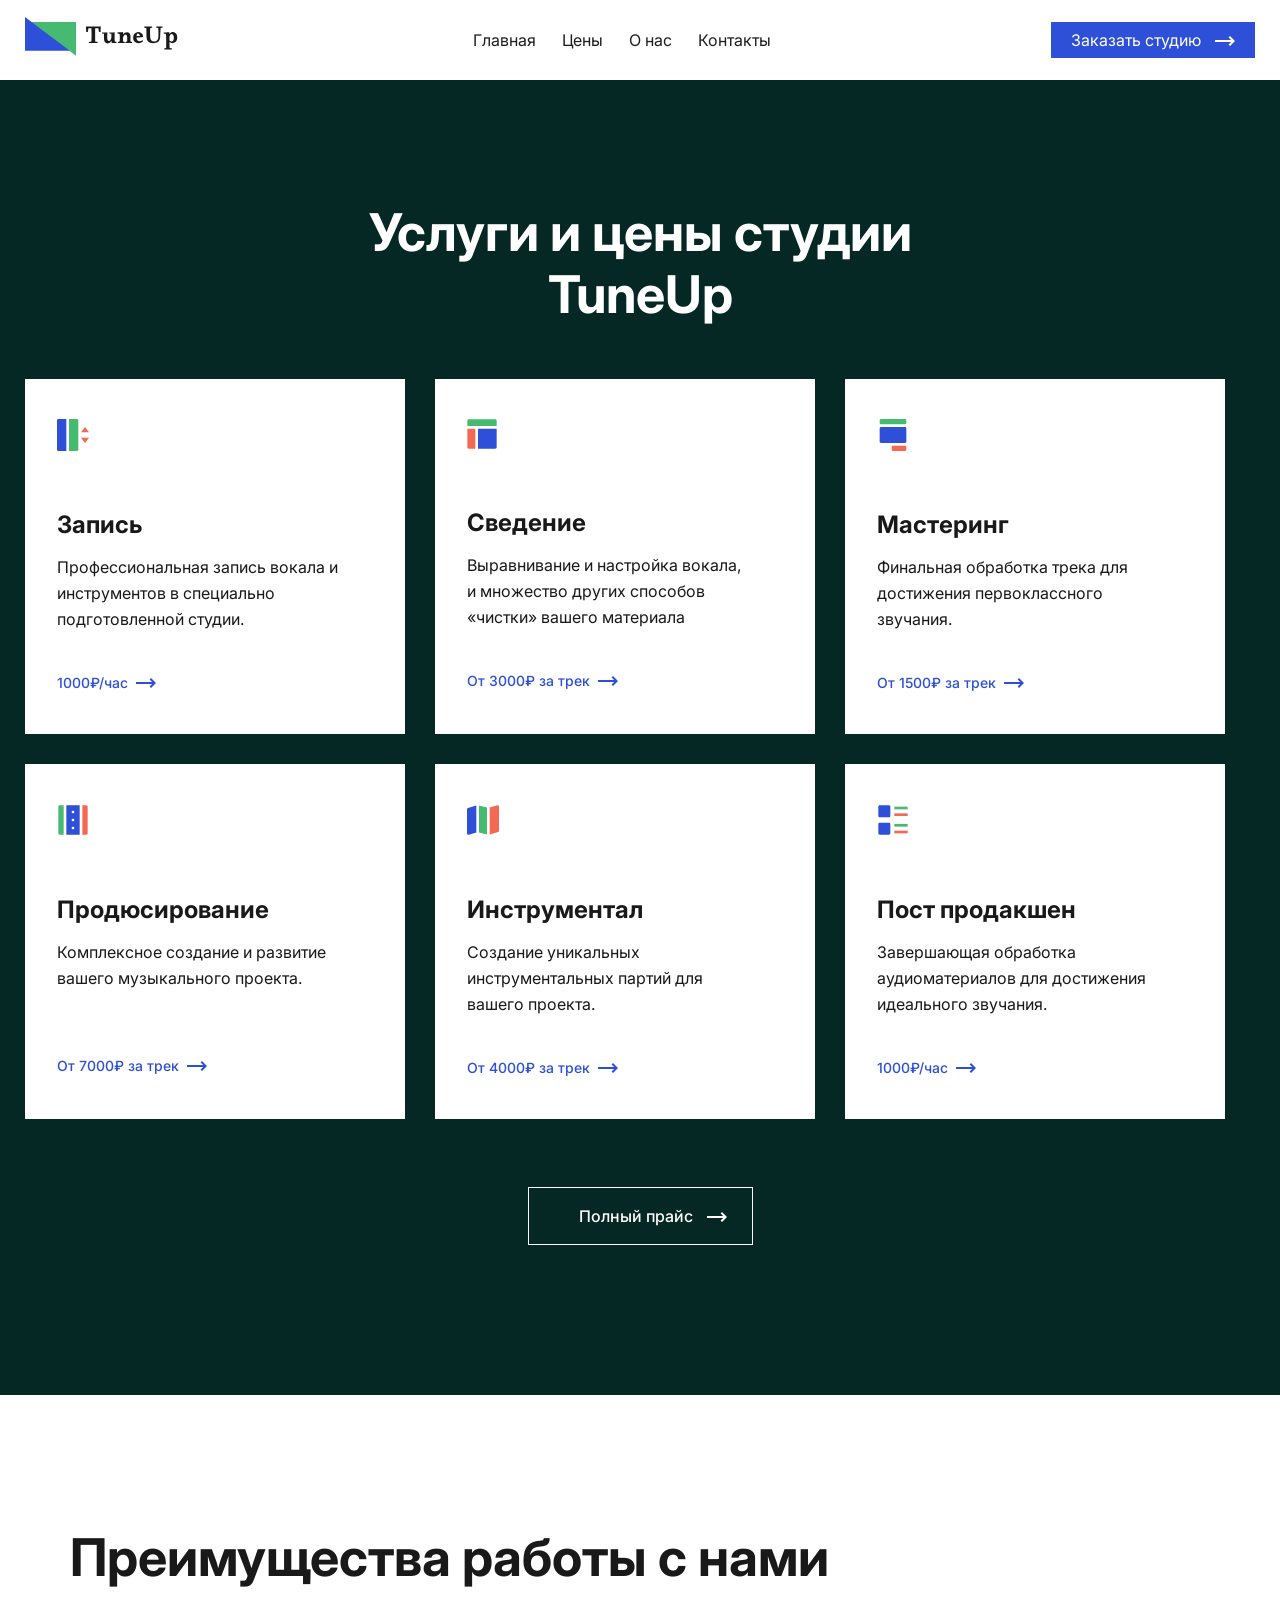
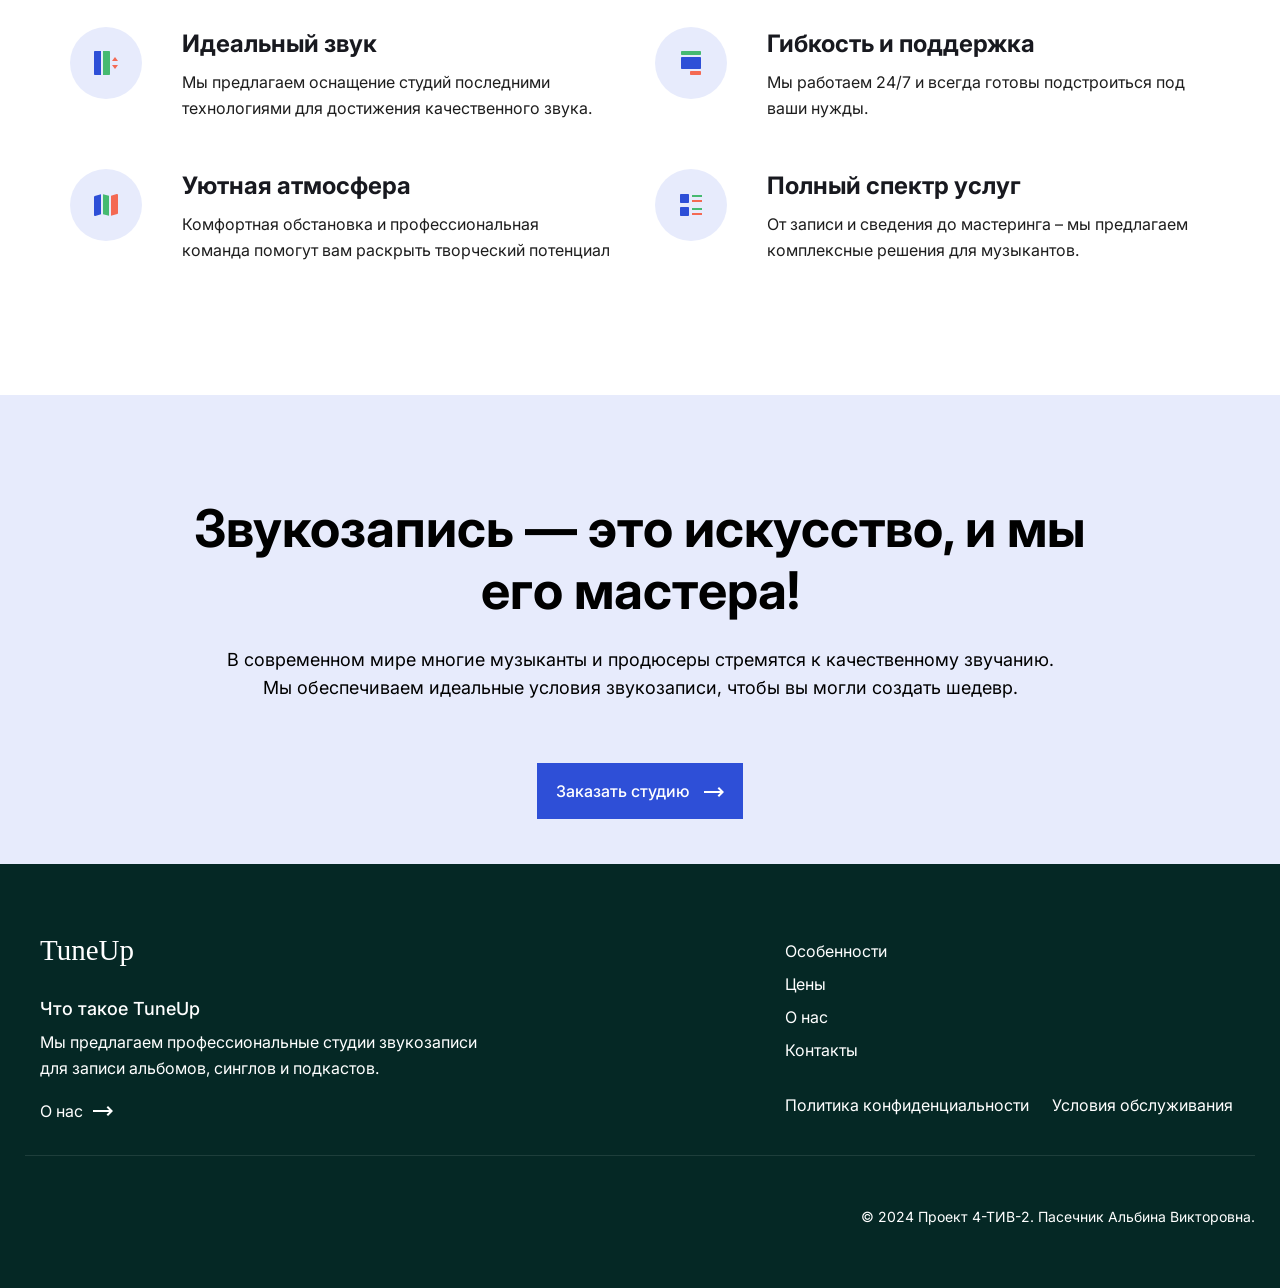
<file: price.html>
<!DOCTYPE html>
<html lang="ru">

<head>
    <meta charset="UTF-8">
    <meta name="viewport" content="width=device-with, initial-scale=1.0">
    <title>TuneUp - Цены</title>
    <link rel="stylesheet" href="css/reset.css">
    <link rel="stylesheet" href="css/slick.css">
    <link rel="stylesheet" href="css/style.css">
    <link rel="preconnect" href="https://fonts.googleapis.com">
    <link rel="preconnect" href="https://fonts.gstatic.com" crossorigin>
    <link
        href="https://fonts.googleapis.com/css2?family=Inter:ital,opsz,wght@0,14..32,100..900;1,14..32,100..900&display=swap"
        rel="stylesheet">
</head>

<body>
    <header id="header">
        <div class="container">
            <div class="header__top">
                <div class="logo">
                    <a href="index.html">
                        <img src="img/Logo.svg" alt="">
                    </a>
                </div>
                <nav class="menu">
                    <div class="menu__btn">
                        <span></span>
                    </div>
                    <ul class="menu__list">
                        <li><a href="index.html">Главная</a></li>
                        <li><a href="price.html">Цены</a></li>
                        <li><a href="about.html">О нас</a></li>
                        <li><a href="contacts.html">Контакты</a></li>
                    </ul>
                </nav>
                <div class="header-btn">
                    <a href="">Заказать студию</a>
                    <img src="img/long_right.svg" alt="">
                </div>
            </div>

        </div>
    </header>
    <section id="price">
        <div class="container">
            <div class="price__title">
                <h1>Услуги и цены студии TuneUp</h1>
            </div>
            <div class="price__table">
                <div class="price__table-item">
                    <img src="img/01.svg" alt="">
                    <h3 class="table__item-title">Запись</h3>
                    <p class="table__item-text">Профессиональная запись вокала и инструментов в специально подготовленной студии.</p>
                    <div class="price__item-link">
                        <a href="">1000₽/час</a>
                        <img src="img/long_right_blue.svg" alt="">
                    </div>
                </div>
                <div class="price__table-item">
                    <img src="img/2.svg" alt="">
                    <h3 class="table__item-title">Сведение</h3>
                    <p class="table__item-text">Выравнивание и настройка вокала, и множество других способов «чистки» вашего материала</p>
                    <div class="price__item-link">
                        <a href="">От 3000₽ за трек</a>
                        <img src="img/long_right_blue.svg" alt="">
                    </div>
                </div>
                <div class="price__table-item">
                    <img src="img/04.svg" alt="">
                    <h3 class="table__item-title">Мастеринг</h3>
                    <p class="table__item-text">Финальная обработка трека для достижения первоклассного звучания.</p>
                    <div class="price__item-link">
                        <a href="">От 1500₽ за трек</a>
                        <img src="img/long_right_blue.svg" alt="">
                    </div>
                </div>
                <div class="price__table-item item-hide">
                    <img src="img/05.svg" alt="">
                    <h3 class="table__item-title">Продюсирование</h3>
                    <p class="table__item-text text-marg">Комплексное создание и развитие вашего музыкального проекта.</p>
                    <div class="price__item-link">
                        <a href="">От 7000₽ за трек</a>
                        <img src="img/long_right_blue.svg" alt="">
                    </div>
                </div>
                <div class="price__table-item item-hide">
                    <img src="img/06.svg" alt="">
                    <h3 class="table__item-title">Инструментал</h3>
                    <p class="table__item-text">Создание уникальных инструментальных партий для вашего проекта.</p>
                    <div class="price__item-link">
                        <a href="">От 4000₽ за трек</a>
                        <img src="img/long_right_blue.svg" alt="">
                    </div>
                </div>
                <div class="price__table-item item-hide">
                    <img src="img/07.svg" alt="">
                    <h3 class="table__item-title">Пост продакшен</h3>
                    <p class="table__item-text">Завершающая обработка аудиоматериалов для достижения идеального звучания.</p>
                    <div class="price__item-link">
                        <a href="">1000₽/час</a>
                        <img src="img/long_right_blue.svg" alt="">
                    </div>
                </div>
            </div>
            <div class="price-btn">
                <div class="border-btn">
                    <a href="">Полный прайс</a>
                    <img src="img/long_right.svg" alt="">
                </div>
            </div>
        </div>
    </section>
    <section id="features">
        <div class="container">
            <h1 class="features__title">Преимущества работы с нами</h1>
            <div class="features__container">
                <div class="features-item">
                    <img src="img/Feature Icon with circle.svg" alt=""></img>
                    <div class="features-text">
                        <h3>Идеальный звук</h3>
                        <p>Мы предлагаем оснащение студий последними технологиями для достижения качественного
                            звука.
                        </p>
                    </div>
                </div>
                <div class="features-item">
                    <img src="img/Feature Icon with circle (2).svg" alt=""></img>
                    <div class="features-text">
                        <h3>Гибкость и поддержка</h3>
                        <p>Мы работаем 24/7 и всегда готовы подстроиться под ваши нужды.</p>
                    </div>
                </div>
                <div class="features-item">
                    <img src="img/Feature Icon with circle (1).svg" alt=""></img>
                    <div class="features-text">
                        <h3>Уютная атмосфера</h3>
                        <p>Комфортная обстановка и профессиональная команда помогут вам раскрыть творческий
                            потенциал
                        </p>
                    </div>
                </div>
                <div class="features-item">
                    <img src="img/Feature Icon with circle (3).svg" alt=""></img>
                    <div class="features-text">
                        <h3>Полный спектр услуг</h3>
                        <p>От записи и сведения до мастеринга – мы предлагаем комплексные решения для музыкантов.
                        </p>
                    </div>
                </div>
            </div>
        </div>
    </section>
    <section id="CTA">
        <div class="container">
            <div class="CTA__content">
                <h3 class="CTA__title">Звукозапись — это искусство,
                    и мы его мастера! </h3>
                <p class="CTA__info">В современном мире многие музыканты и продюсеры стремятся к качественному
                    звучанию. </br>Мы обеспечиваем идеальные условия звукозаписи, чтобы вы могли создать шедевр.</p>
                <div class="CTA__btn">
                    <a href="">Заказать студию</a>
                    <img src="img/long_right.svg" alt="">
                </div>
            </div>
        </div>
    </section>
    </main>
    <footer id="footer">
        <div class="container">
            <div class="footer-box">
                <div class="footer__column footer__info">
                    <div class="footer__logo">TuneUp </div>
                    <div class="footer__text">
                        <h3>Что такое TuneUp </h3>
                        <p>Мы предлагаем профессиональные студии звукозаписи для записи альбомов, синглов и подкастов.
                        </p>
                    </div>
                    <div class="footer__link">
                        <a href="about.html">
                            <p>О нас</p>
                        </a>
                        <img src="img/long_right.svg" alt="">

                    </div>
                </div>
                <div class="footer__column">
                    <div class="footer-list">
                        <ul>
                            <li><a href="#">Особенности</a></li>
                            <li><a href="price.html">Цены</a></li>
                            <li><a href="about.html">О нас</a></li>
                            <li><a href="contacts.html">Контакты </a></li>
                        </ul>
                    </div>
                    <div class="footer__legal">
                        <p class="footer-legal">Политика конфиденциальности</p>
                        <p>Условия обслуживания</p>
                    </div>
                </div>
            </div>
            <div class="down">
                © 2024 Проект 4-ТИВ-2. Пасечник Альбина Викторовна.
            </div>
        </div>
    </footer>
    
    <script src="https://ajax.googleapis.com/ajax/libs/jquery/3.6.4/jquery.min.js"></script>
    <script src="js/slick.min.js"></script>
    <script src="js/main.js"></script>
</body>

</html>
</file>
<file: css/style.css>
* {
    box-sizing: border-box;
}

body {
    font-family: "Inter", serif;
    font-size: 16px;
    line-height: 26px;
}

a {
    text-decoration: none;
    color: inherit;
}

.container {
    max-width: 1230px;
    margin: 0 auto;
}

.header__top {
    display: flex;
    justify-content: space-between;
    height: 80px;
    align-items: center;
}

.menu__list {
    display: flex;
}

.menu__list li+li {
    padding-left: 26px;
}

.menu__list a {
    color: #1E1E1E;
    font-weight: 400;
}

.menu__list a:hover {
    color: #2E4FD7;
    font-weight: 700;
}

.header-btn {
    font-weight: 400;
    color: #FFFFFF;
    background-color: #2E4FD7;
    padding: 5px 20px;
}

.header-btn a {
    margin-right: 10px;
}

.header__content {
    display: grid;
    grid-template-columns: 1fr 1fr;
    align-items: center;
    gap: 105px;
    padding: 145px 0;
}

.text-content {
    display: flex;
    flex-direction: column;
    justify-content: center;
    min-width: 635px;
}

.header__content-title {
    color: #191919;
    font-weight: 700;
    font-size: 50px;
    line-height: 72px;
    text-transform: capitalize;
    margin-bottom: 26px;
}

.header__content-desc {
    color: #1E1E1E;
    line-height: 30px;
    margin-bottom: 65px;
    font-size: 20px;
    max-width: 580px;
}

.btn-container {
    display: flex;
    align-items: center;
}

.header__content-btn {
    font-weight: 500;
    color: #FFFFFF;
    background-color: #2E4FD7;
    padding: 15px 19px;
    align-self: flex-start;
    margin-right: 24px;
}

.header__content-btn a {
    margin-right: 10px;
}

.header__content-subdesc {
    font-weight: 400;
    max-width: 215px;
}

.img-content img {
    max-width: 100%;
    height: auto;
}

.more__content {
    display: grid;
    grid-template-columns: 1fr 1.3fr;
    gap: 164px;
    padding: 131px 45px 152px 45px;
}

.more__content-list {
    display: flex;
    flex-direction: column;
    gap: 50px;
}

.mc-item {
    display: flex;
    gap: 25px;
}

.mc-icon {
    display: flex;
    align-items: flex-start;
    justify-content: center;
}

.mc-text h3 {
    font-weight: 700;
    font-size: 20px;
    margin-bottom: 8px;
    line-height: 30px;
    color: #1E1E1E;
}

.mc-text p {
    font-weight: 400;
    max-width: 330px;
    color: #1E1E1E;
}

.mc-desc h1 {
    font-size: 50px;
    font-weight: 700;
    line-height: 62px;
    margin-bottom: 20px;
    color: #191919;
}

.mc-desc p {
    font-size: 20px;
    font-weight: 400;
    line-height: 30px;
    margin-bottom: 38px;
    color: #1E1E1E;
}

.mc-btn {
    font-weight: 500;
    color: #FFFFFF;
    background-color: #2E4FD7;
    padding: 15px 25px;
    width: auto;
    max-width: fit-content;
}

.mc-btn a {
    margin-right: 10px;
}

.features__title {
    font-size: 52px;
    line-height: 62px;
    font-weight: 700;
    color: #191919;
    margin: 132px 0px 38px 45px;
}

.features__container {
    padding: 0 45px 132px;
    display: grid;
    grid-template-columns: repeat(2, 1fr);
    gap: 48px 30px;
}

.features-item {
    display: flex;
    align-items: start;
    gap: 40px;
    max-width: 540px;
}

.features-item h3 {
    font-weight: 700;
    font-size: 24px;
    line-height: 34px;
    margin-bottom: 8px;
    color: #18191F;
}

.features-item p {
    color: #1E1E1E;
}

.case__content {
    margin: 115px 45px;
    background-color: #E7EBFC;
}

.case-slider__item-content {
    display: flex;
    justify-content: space-between;
}

.case-slider__item-info {
    max-width: 588px;
    margin: 119px 47px 116px 95px;
}

.case-slider__title {
    font-size: 42px;
    font-weight: 700;
    line-height: 52px;
    color: #191919;
    margin-bottom: 32px;
}

.case-slider__text {
    font-size: 36px;
    line-height: 52px;
    color: #1E1E1E;
    margin-bottom: 59px;
}

.case-slider__link-box {
    display: flex;
    align-items: center;
    font-weight: 500;
    color: #2E4FD7;
    margin-bottom: 30px;
}

.case-slider__link {
    margin-right: 10px;
}

.case-slider__icon {
    width: 20px;
    height: 10px;
}

.case-slider__item-photo {
    margin-top: 116px;
}

.case-dots {
    list-style: none;
    position: absolute;
    display: flex;
    top: 80%;
    left: 8.5%;
}

.case-dots button {
    border: none;
    background-color: #B4B4B4;
    font-size: 0;
    padding: 0;
    width: 6px;
    height: 6px;
    border-radius: 4px;
    cursor: pointer;
    margin-right: 4px;
}

.case-dots .slick-active button {
    background-color: #2E4FD7;
}

.process__title {
    font-size: 42px;
    line-height: 52px;
    font-weight: 700;
    margin-bottom: 52px;
    margin-left: 45px;
}

.process__steps {
    display: flex;
    justify-content: space-between;
    align-items: center;
    gap: 30px;
    margin: 0 45px 50px 45px;
}

.process__steps-item h3 {
    font-size: 22px;
    line-height: 34px;
    font-weight: 700;
    margin-bottom: 52px;
    margin-bottom: 4px;
}

.process__steps-item p {
    max-width: 255px;
}

.indicate {
    display: flex;
    align-items: center;
    margin-bottom: 16px;
}

.ind-line {
    margin-left: 24px;
}

#CTA {
    background-color: #E7EBFC;
}

.CTA__content {
    padding: 103px 140px 45px 140px;
    display: grid;
}

.CTA__title {
    font-size: 52px;
    line-height: 62px;
    font-weight: 700;
    text-align: center;
    margin-bottom: 24px;
}

.CTA__info {
    font-size: 18px;
    line-height: 28px;
    text-align: center;
    margin-bottom: 61px;
}

.CTA__btn {
    font-weight: 500;
    color: #FFFFFF;
    background-color: #2E4FD7;
    padding: 15px 19px;
    width: auto;
    max-width: fit-content;
    margin: auto;
}

.CTA__btn a {
    margin-right: 10px;
}

#footer {
    background-color: #052825;
    color: #FFFFFF;
}

.footer-box {
    padding: 74px 15px 60px 15px;
    display: grid;
    grid-template-columns: 1fr 1fr;
    gap: 290px;
    position: relative;
}

.footer__column {
    margin-bottom: 22px;
}

.footer__info {
    max-width: 441px;
}

.footer__logo {
    font-family: "Alkalami", serif;
    font-weight: 400;
    font-size: 29px;
    line-height: 24px;
    margin-bottom: 33px;
}

.footer__text h3 {
    font-size: 18px;
    font-weight: 500;
    line-height: 28px;
    margin-bottom: 6px;
}

.footer__text p {
    margin-bottom: 17px;
}

.footer__link {
    display: flex;
    align-items: center;
}

.footer__link a {
    margin-right: 10px;
}

.footer-list li {
    list-style-type: none;
}

.footer-list li+li {
    margin-top: 7px;
}

.footer__legal {
    display: flex;
    margin-top: 29px;
}

.footer-legal {
    margin-right: 23px;
}

.footer-box::after {
    content: '';
    position: absolute;
    width: 100%;
    height: 1.4px;
    background-color: #fff;
    opacity: 10%;
    top: 85%;
}

.down {
    padding-bottom: 60px;
    font-size: 14px;
    line-height: 22px;
    display: flex;
    justify-content: flex-end;
}


#price {
    background-color: #052825;
    padding-bottom: 150px;
}

.price__title {
    display: flex;
    justify-content: center;
    padding-top: 122px;
}

.price__title h1 {
    font-size: 52px;
    line-height: 62px;
    font-weight: 700;
    text-align: center;
    color: #FFFFFF;
    max-width: 730px;
    left: 50%;
    margin-bottom: 53px;
}

.price__table {
    display: grid;
    grid-template-columns: 1fr 1fr 1fr;
    padding-bottom: 38px;
}

.price__table-item {
    background-color: #fff;
    margin: 0 30px 30px 0;
    padding: 40px 32px;
}

.table__item-title {
    font-size: 24px;
    font-weight: 700;
    line-height: 34px;
    color: #191919;
    margin-bottom: 12px;
}

.table__item-text {
    color: #191919;
    max-width: 286px;
    margin-bottom: 40px;
}

.text-marg {
    margin-bottom: 64px;
}

.price__item-link {
    display: flex;
    align-items: center;
}

.price__item-link a {
    color: #2E4FD7;
    font-size: 14px;
    font-weight: 500;
    line-height: 22px;
    margin-right: 8px;
}

.price__table-item img {
    margin-bottom: 50px;
}

.price__item-link img {
    margin: 0;
}

.price-btn {
    display: flex;
    justify-content: center;
}

.price-btn a {
    font-weight: 500;
    padding: 15px 10px 15px 25px;
    color: #FFFFFF;
}

.border-btn {
    padding: 15px 25px;
    border: 1px solid #fff;
}

#about__info {
    background-color: #E7EBFC;
}

.about__info-content {
    padding: 134px 0 99px;
}

.about__info-title {
    font-size: 50px;
    font-weight: 700;
    line-height: 72px;
    text-transform: capitalize;
    margin-bottom: 31px;
}

.about__info-text {
    font-size: 24px;
    line-height: 34px;
    font-style: italic;
    margin-bottom: 36px;
}

.about__info-signature {
    display: grid;
    grid-template-columns: auto 1fr;
    margin-bottom: 36px;
}

.about__info-signature img {
    margin-right: 24px;
}

.about__info-signature-name {
    font-size: 18px;
    line-height: 28px;
    font-weight: 500;
    margin-bottom: 7px;
    margin-top: 10px;
}

.about__info-signature-job {
    margin-bottom: 19px;
}

.about__info-btn {
    font-weight: 500;
    color: #FFFFFF;
    background-color: #2E4FD7;
    padding: 15px 25px;
    width: auto;
    max-width: fit-content;
}

.about__info-btn a {
    margin-right: 10px;
}

#numbers {
    background-color: #2E4FD7;
}

.numbers__content {
    padding: 71px 0 53px;
}

.numbers__content h1 {
    font-size: 42px;
    line-height: 52px;
    font-weight: 700;
    color: #FFFFFF;
    text-align: center;
    margin-bottom: 8px;
}

.numbers__content-text {
    font-size: 20px;
    line-height: 30px;
    color: #FFFFFF;
    text-align: center;
    margin-bottom: 45px;
}

.numbers__goals {
    display: flex;
    justify-content: space-between;
    align-items: center;
    position: relative;
}

.numbers__goals-item {
    text-align: center;
    color: #FFFFFF;
    position: relative;
}

.numbers__goals-item:not(:last-child)::after {
    content: '';
    position: absolute;
    top: 42%;
    right: -35%;
    transform: translateY(-50%);
    width: 1px;
    height: 82%;
    background-color: #fff;
}

.numbers__goals-item h2 {
    font-size: 52px;
    line-height: 62px;
    font-weight: 700;
}

.numbers__goals-item p {
    font-size: 18px;
    line-height: 28px;
}

.tour__content {
    margin: 100px 0;
    display: flex;
}

.tour__img {
    position: relative;
    margin-right: 164px;
}

.tour__img p {
    font-size: 20px;
    line-height: 30px;
    color: #FFFFFF;
    max-width: 214px;
    position: absolute;
    bottom: 0px;
    left: 0px;
    margin-left: 29px;
    margin-bottom: 31px;
}

.tour__text {
    max-width: 635px;
}

.tour__text h1 {
    font-size: 50px;
    line-height: 62px;
    font-weight: 700;
    margin-bottom: 30px;
}

.tour__text p {
    font-size: 20px;
    line-height: 30px;
    margin-bottom: 30px;
}

.tour__text-btn {
    display: flex;
    align-items: center;
}

.tour__text-btn img {
    margin-right: 14px;
}

.tour__text-btn-a {
    font-size: 18px;
    line-height: 28px;
}

.tools__container {
    margin: 127px 0;
    display: flex;
    justify-content: space-between;
}

.tools__table {
    display: grid;
    grid-template-columns: 1fr 1fr;
}

.tools__table-item {
    max-width: 255px;
    margin-right: 90px;
    margin-bottom: 60px;
}

.tools__table-icon {
    margin-bottom: 16px;
}

.tools__table-title {
    font-size: 20px;
    line-height: 30px;
    font-weight: 700;
    margin-bottom: 7px;
}

.command__content {
    margin-top: 100px;
    display: flex;
    justify-content: space-between;
    align-items: center;
}

.command__content h1 {
    font-size: 42px;
    line-height: 52px;
    font-weight: 700;
    max-width: 760px;
    margin-bottom: 50px;
}

.command__content-sub {
    font-size: 24px;
    line-height: 34px;
    color: #2E4FD7;
    margin-bottom: 24px;
}

.command__slider {
    display: flex;
    justify-content: space-between;
    margin-bottom: 100px;
}

.command__slider__item img {
    margin-bottom: 24px;
}

.command__slider__item-name {
    font-weight: 600;
    font-size: 24px;
    line-height: 34px;
    margin-bottom: 4px;
}

.command__slider__item-job {
    font-weight: 500;
    font-size: 20px;
    line-height: 30px;
}

.command__arrows {
    align-self: end;
    display: flex;
    margin-bottom: 50px;
}

.command-prev {
    margin-right: 15px;
}

.command-next {
    margin-right: 60px;
}

.review__content {
    margin: 115px 45px;
    background-color: #E7EBFC;
}

.review-slider__item-content {
    display: flex;
    justify-content: space-between;
}

.review-slider__item-info {
    max-width: 588px;
    margin: 119px 47px 116px 95px;
}

.review-slider__title {
    font-size: 42px;
    font-weight: 700;
    line-height: 52px;
    color: #191919;
    margin-bottom: 32px;
}

.review-slider__text {
    font-size: 36px;
    line-height: 52px;
    color: #1E1E1E;
    margin-bottom: 50px;
}

.review-slider__text-name {
    font-size: 36px;
    line-height: 52px;
    color: #1E1E1E;
    margin-bottom: 71px;
}

.review-slider__item-photo {
    margin-top: 116px;
}

.review-dots {
    list-style: none;
    position: absolute;
    display: flex;
    top: 80%;
    left: 8.5%;
}

.review-dots button {
    border: none;
    background-color: #B4B4B4;
    font-size: 0;
    padding: 0;
    width: 6px;
    height: 6px;
    border-radius: 4px;
    cursor: pointer;
    margin-right: 4px;
}

.review-dots .slick-active button {
    background-color: #2E4FD7;
}

#Tune-contacts {
    background-color: #E7EBFC;
    position: relative;
}

.Tune-contacts__content {
    padding: 109px 0 72px;
    max-width: 480px;
}

.Tune-contacts__content h1 {
    font-size: 55px;
    line-height: 72px;
    font-weight: 700;
    margin-bottom: 29px;
}

.Tune-contacts__content p {
    font-size: 20px;
    line-height: 32px;
    margin-bottom: 98px;
}

.Tune-contacts-btns {
    display: flex;
}

.Tune-contacts-btns a {
    padding: 15px 12px 18px;
}

.btn__one-text {
    font-size: 14px;
    font-weight: 600;
}

.btn__two-text {
    font-size: 14px;
    font-weight: 600;
}

.btn__one {
    background-color: #2E4FD7;
    color: #FFFFFF;
    margin-right: 30px;
}

.btn__two {
    background-color: #FFFFFF;
    color: #2E4FD7;
    border: solid;
    border-width: 1px;
    border-color: #2E4FD7;
}

.contacts__form {
    position: absolute;
    top: 125px;
    right: 26%;
    max-width: 487px;
    border: solid;
    border-width: 1px;
    border-color: #B4B4B4;
    padding: 36px 30px 26px;
    background-color: #fff;
}

.contacts__form__content h2 {
    font-size: 28px;
    font-weight: 600;
    margin-bottom: 10px;
}

.contacts__form__content p {
    font-size: 18px;
    line-height: 30px;
    color: #64626A;
    max-width: 427px;
    margin-bottom: 24px;
}

.contacts_form-text {
    display: flex;
    justify-content: space-between;
}

.contacts_form-text h3 {
    display: flex;
    font-weight: 500;
    margin-bottom: 11px;
}

.form-dot {
    color: #2E4FD7;
}

.contacts_form-text input {
    width: 204px;
    min-height: 52px;
    padding: 18px;
    border: solid;
    border-width: 1px;
    border-color: #b3b1b7;
    margin-bottom: 24px;
}

.contacts_form-text input::placeholder {
    font-size: 14px;
    color: #b3b1b7;
}

.contacts_form-group h3 {
    display: flex;
    font-weight: 500;
    margin-bottom: 11px;
}

.contacts_form-group select {
    width: 100%;
    min-height: 52px;
    padding: 18px;
    border: solid;
    border-width: 1px;
    border-color: #b3b1b7;
    margin-bottom: 24px;
    color: #b3b1b7;
    font-size: 14px;
}

.contacts_form-group select:hover {
    cursor: pointer;
}

.selected {
    display: none;
}

.contacts_form-message h3 {
    display: flex;
    font-weight: 500;
    margin-bottom: 11px;
}

.contacts_form-message textarea {
    min-width: 427px;
    min-height: 122px;
    padding: 18px;
    border: solid;
    border-width: 1px;
    border-color: #b3b1b7;
    margin-bottom: 28px;
    resize: vertical;
    font-size: 14px;
    font-family: "Inter", serif;
}

textarea::placeholder {
    color: #b3b1b7;
}

.contacts__btn {
    background-color: #2E4FD7;
    color: #FFFFFF;
    padding: 17px 0 19px;
    border: none;
    font-weight: 600;
    font-family: "Inter", serif;
    width: 100%;
}

#adress {
    margin-top: 221px;
    padding: 88px 0;
}

.adress__title {
    display: flex;
    justify-content: space-between;
    margin-bottom: 87px;
}

.adress__title h1 {
    font-size: 52px;
    line-height: 62px;
    font-weight: 700;
}

.adress__title p {
    color: #64626A;
    line-height: 30px;
    font-size: 20px;
    max-width: 476px;
    margin-right: 99px;
}

.adress__map {
    display: flex;
    justify-content: space-between;
}

.adress__map-text img {
    margin-bottom: 30px;
}

.adress__map-text h2 {
    font-size: 32px;
    line-height: 38px;
    font-weight: 700;
    margin-bottom: 10px;
}

.adress__map-text p {
    font-size: 20px;
    line-height: 30px;
    color: #1E1E1E;
    margin-bottom: 29px;
}

.adress__map-text a {
    color: #2E4FD7;
    font-size: 20px;
    font-weight: 600;
}

@media (max-width: 390px) {
    .logo {
        margin-left: 30px;
    }

    .menu__list {
        display: none;
        position: absolute;
        top: 85px;
        width: 100%;
        left: 0;
        text-align: center;
        background-color: #e9e9e9
    }

    .menu__list li+li {
        padding-left: 0;
    }

    .menu__list a {
        display: block;
        padding: 10px 0;

    }

    .header-btn {
        display: none;
    }

    .menu__btn {
        width: 35px;
        height: 20px;
        position: relative;
        margin-right: 30px;
    }

    .menu__btn span {
        position: absolute;
        width: 100%;
        height: 3px;
        background-color: #2E4FD7;
        top: 8px;
    }

    .menu__btn::after,
    .menu__btn::before {
        content: "";
        width: 100%;
        height: 3px;
        background-color: #2E4FD7;
        position: absolute;
    }

    .menu__btn::after {
        top: 0;
    }

    .menu__btn::before {
        bottom: 0;
    }

    .header__content {
        display: block;
        padding: 30px 0 0 34px;
    }

    .header__content-title {
        font-size: 32px;
        line-height: 40px;
        max-width: 322px;
        margin-bottom: 20px;
    }

    .header__content-desc {
        font-size: 15px;
        max-width: 322px;
        margin-bottom: 39px;
    }

    .btn-container {
        display: block;
    }

    .header__content-btn {
        text-align: center;
        max-width: 322px;
        ;
        margin: 0 0 5px 0;
    }

    .header__content-subdesc {
        text-align: center;
        max-width: 322px;
        font-size: 15px;
        margin-bottom: 20px;
    }

    .img-content img {
        max-width: 322px;
        max-height: 384px;
    }

    .text-content {
        min-width: 322px;
    }

    .more__content {
        grid-template-columns: repeat(1, 1fr);
        grid-template-rows: repeat(1, 1fr);
        grid-gap: 1px;
        padding: 88px 32px 0;
        max-width: 322px;
    }

    .more__content-list {
        margin-bottom: 39px;
    }

    .mc-desc h1 {
        font-size: 30px;
        line-height: 40px;
        margin-bottom: 16px;
    }

    .mc-desc p {
        font-size: 15px;
        margin-bottom: 30px;
    }

    .mc-btn {
        text-align: center;
        max-width: 322px;
    }

    .features__title {
        font-size: 30px;
        line-height: 40px;
        max-width: 322px;
        margin-top: 60px;
    }

    .features__container {
        grid-template-columns: repeat(1, 1fr);
        grid-template-rows: repeat(1, 1fr);
        grid-gap: 1px;
        padding: 0 32px;
        max-width: 322px;
    }

    .features-item img {
        width: 54px;
        height: 54px;
        margin-right: 0;
    }

    .features-text {
        min-width: 243px;
        margin-bottom: 25px;
    }

    .features-text h3 {
        font-size: 20px;
        line-height: 30px;
    }

    .features-text p {
        font-size: 14px;
    }

    .case__content {
        margin: 45px 32px;
    }

    .case-slider__item {
        max-width: 325px;
    }

    .case-slider__item-info {
        margin: 23px 20px 12px;
    }

    .case-slider__item-content {
        display: block;
        max-height: 708px;
    }

    .case-slider__title {
        font-size: 32px;
        margin-bottom: 18px;
        text-align: center;
    }

    .case-slider__text {
        font-size: 15px;
        line-height: 28px;
        margin-bottom: 26px;
    }

    .case-slider__link-box {
        margin: 0;
    }

    .case-slider__item-photo {
        width: 325px;
        height: 399px;
        margin: 0 0 40px;
    }

    .case-slider__item-photo img {
        object-fit: contain;
        width: 100%;
        height: 100%;
    }

    .case-slider__link-box {
        text-align: center;
    }

    .case-dots {
        top: 93%;
        left: 45.5%;
    }

    .process__title {
        font-size: 30px;
        line-height: 40px;
        margin-bottom: 26px;
        max-width: 322px;
    }

    .process__steps {
        max-width: 322px;
        display: block;
    }

    .process__steps-item p {
        margin-bottom: 16px;
    }

    .CTA__content {
        padding: 20px 32px 36px;
        ;
    }

    .CTA__title {
        font-size: 32px;
        line-height: 40px;
        margin-bottom: 24px;
    }

    .CTA__info {
        font-size: 15px;
        margin-bottom: 42px;
    }

    .CTA__btn {
        text-align: center;
        max-width: 327px;
        margin: 0;
    }

    .footer-box {
        display: block;
        padding: 40px 32px 18px;
    }

    .footer__logo {
        font-size: 24px;
        margin-bottom: 13px;
    }

    .footer__text h3 {
        font-size: 16px;
    }
    .footer__text p{
        font-size: 15px;
        margin-bottom: 18px;
    }
    .footer__link{
        margin-bottom: 36px;
    }
    .footer-list{
        font-size: 13px;
        margin-bottom: 18px;
    }
    .footer__legal{
        font-size: 10px;
        margin: 0;
        margin-bottom: 18px;
    }
    .footer-box::after{
        top: 95%;
        max-width: 327px;
    }
    .down{
        padding: 0;
        padding-bottom: 29px;
        font-size: 11px;
        margin: 0 32px;
    }
    #price{
        padding-bottom: 85px;
    }
    .price__title{
        padding-top: 39px;
    }
    .price__table {
        grid-template-columns: repeat(1, 1fr);
        grid-template-rows: repeat(1, 1fr);
        grid-gap: 1px;
    }
    .item-hide{
        display: none;
    }
    .price__title h1{
        margin-bottom: 40px;
        font-size: 32px;
        line-height: 40px;
    }
    .price__table-item{
        margin: 0 20px 39px;
    }
    .about__info-content{
        padding: 29px 32px 48px;
    }
    .about__info-title{
        font-size: 24px;
        line-height: 32px;
        max-width: 322px;
        text-transform:none;
        margin-bottom: 19px;
    }
    .about__info-text{
        font-size: 16px;
        margin-bottom: 26px;
    }
    .about__info-btn{
        text-align: center;
        max-width: 322px;
    }
    .numbers__content{
        padding: 43px 32px 10px;
    }
    .numbers__goals{
        display: block;
    }
    .numbers__content h1{
        font-size: 32px;
        line-height: 40px;
        margin-bottom: 8px;
    }
    .numbers__goals-item{
        margin-bottom: 43px;
    }
    .numbers__content-text{
        font-size: 16px;
        line-height: 30px;
        margin-bottom: 43px;
    }
    .tour__content{
        flex-direction: column-reverse;
        margin: 53px 32px 60px;
    }
    .tour__text h1{
        font-size: 32px;
        line-height: 40px;
        margin-bottom: 31px;
    }
    .tour__text-btn {
        justify-content: center;
        margin-bottom: 31px;
    }
    .tour__img{
        margin-right: 0;
    }
    .tour__img img{
        max-width: 283px;
        margin: 0 21px;
    }
    .tour__img p {
        margin-left: 50px;
        margin-bottom: 30px;
    }
    .tools-img{
        display: none;
    }
    .tools__container{
        margin: 69px 60px 31px;
    }
    .tools__table{
        grid-template-columns: repeat(1, 1fr);
    grid-template-rows: repeat(1, 1fr);
    grid-gap: 1px;
    }
    .tools__table-item{
        margin: 0;
        margin-bottom: 10px;
    }
    .command__content{
        margin: 21px 32px 30px;

    }
    .command__content-sub{
        font-size: 16px;
        margin-bottom: 13px;
    }
    .command__content h1{
        font-size: 24px;
        line-height: 32px;
    }
    .command__arrows{
        display: none;
    }
    .command__slider__item{
        opacity: 0.5;
        text-align: center;
    }
    .command__slider__item.slick-center{
        opacity: 1;
        text-align: center;
    }
    .review__content {
        margin: 45px 32px;
    }

    .review-slider__item {
        max-width: 325px;
    }

    .review-slider__item-info {
        margin: 23px 20px 12px;
    }

    .review-slider__item-content {
        display: block;
        max-height: 708px;
    }

    .review-slider__title {
        font-size: 24px;
        margin-bottom: 20px;
        text-align: center;
        line-height: 32px;
    }

    .review-slider__text {
        font-size: 16px;
        line-height: 28px;
        margin-bottom: 12px;
    }
    .review-slider__text-name{
        font-size: 16px;
        line-height: 28px;
        margin-bottom: 37px;
    }

    .review-slider__link-box {
        margin: 0;
    }

    .review-slider__item-photo {
        width: 325px;
        height: 399px;
        margin: 0 0 40px;
    }

    .review-slider__item-photo img {
        object-fit: contain;
        width: 100%;
        height: 100%;
    }

    .review-slider__link-box {
        text-align: center;
    }

    .review-dots {
        top: 93%;
        left: 45.5%;
    }
    #Tune-contacts{
        position: static;
    }
    .Tune-contacts__content{
        padding: 53px 34px 291px;
    }
    .Tune-contacts__content h1{
        font-size: 36px;
        line-height: 40px;
        max-width: 322px;
        margin-bottom: 16px;
    }
    .Tune-contacts__content p{
        font-size: 14px;
        line-height: 24px;
        margin-bottom: 29px;
    }
    .Tune-contacts-btns{
        flex-wrap: wrap;
    }
    .Tune-contacts-btns a{
        padding: 9px 25px;
    }
    .btn__one{
        width: 100%;
        margin-right: 0;
        margin-bottom: 11px;
    }
    .btn__two{
        width: 100%;
        margin-bottom: 53px;
    }
    .contacts__form{
        top: 495px;
        max-width: 355px;
        right: 5%;
        padding: 25px 21px;
    }
    .contacts__form__content h2{
        margin-bottom: 9px;
    }
    .contacts__form__content p{
        font-size: 15px;
    }
    .contacts_form-text input{
        width: 148px;
        margin-bottom: 20px;
    }
    .contacts_form-message textarea{
        min-width: 311px;
        margin-bottom: 26px;
    }
    #adress{
        margin-top: 412px;
        padding: 0 34px;
    }
    .adress__title{
        display: block;
        margin-bottom: 0;
    }
    .adress__map{
        display: block;
    }
    .adress__title h1{
        font-size: 40px;
        margin-bottom: 15px;
    }
    .adress__title p{
        font-size: 16px;
        margin-right: 0;
        margin-bottom: 34px;
    }
    .adress__map-text img{
        width: 322px;
    }
    .adress__map-text h2{
        font-size: 20px;
        margin-bottom: 0;
    }
    .adress__map-text p{
        font-size: 16px;
        margin-bottom: 15px;
    }
    .adress__map-text a{
        font-size: 16px;
    }
    .map img{
        max-width: 322px;
        margin-top: 69px;
        margin-bottom: 44px;
    }
}
</file>
